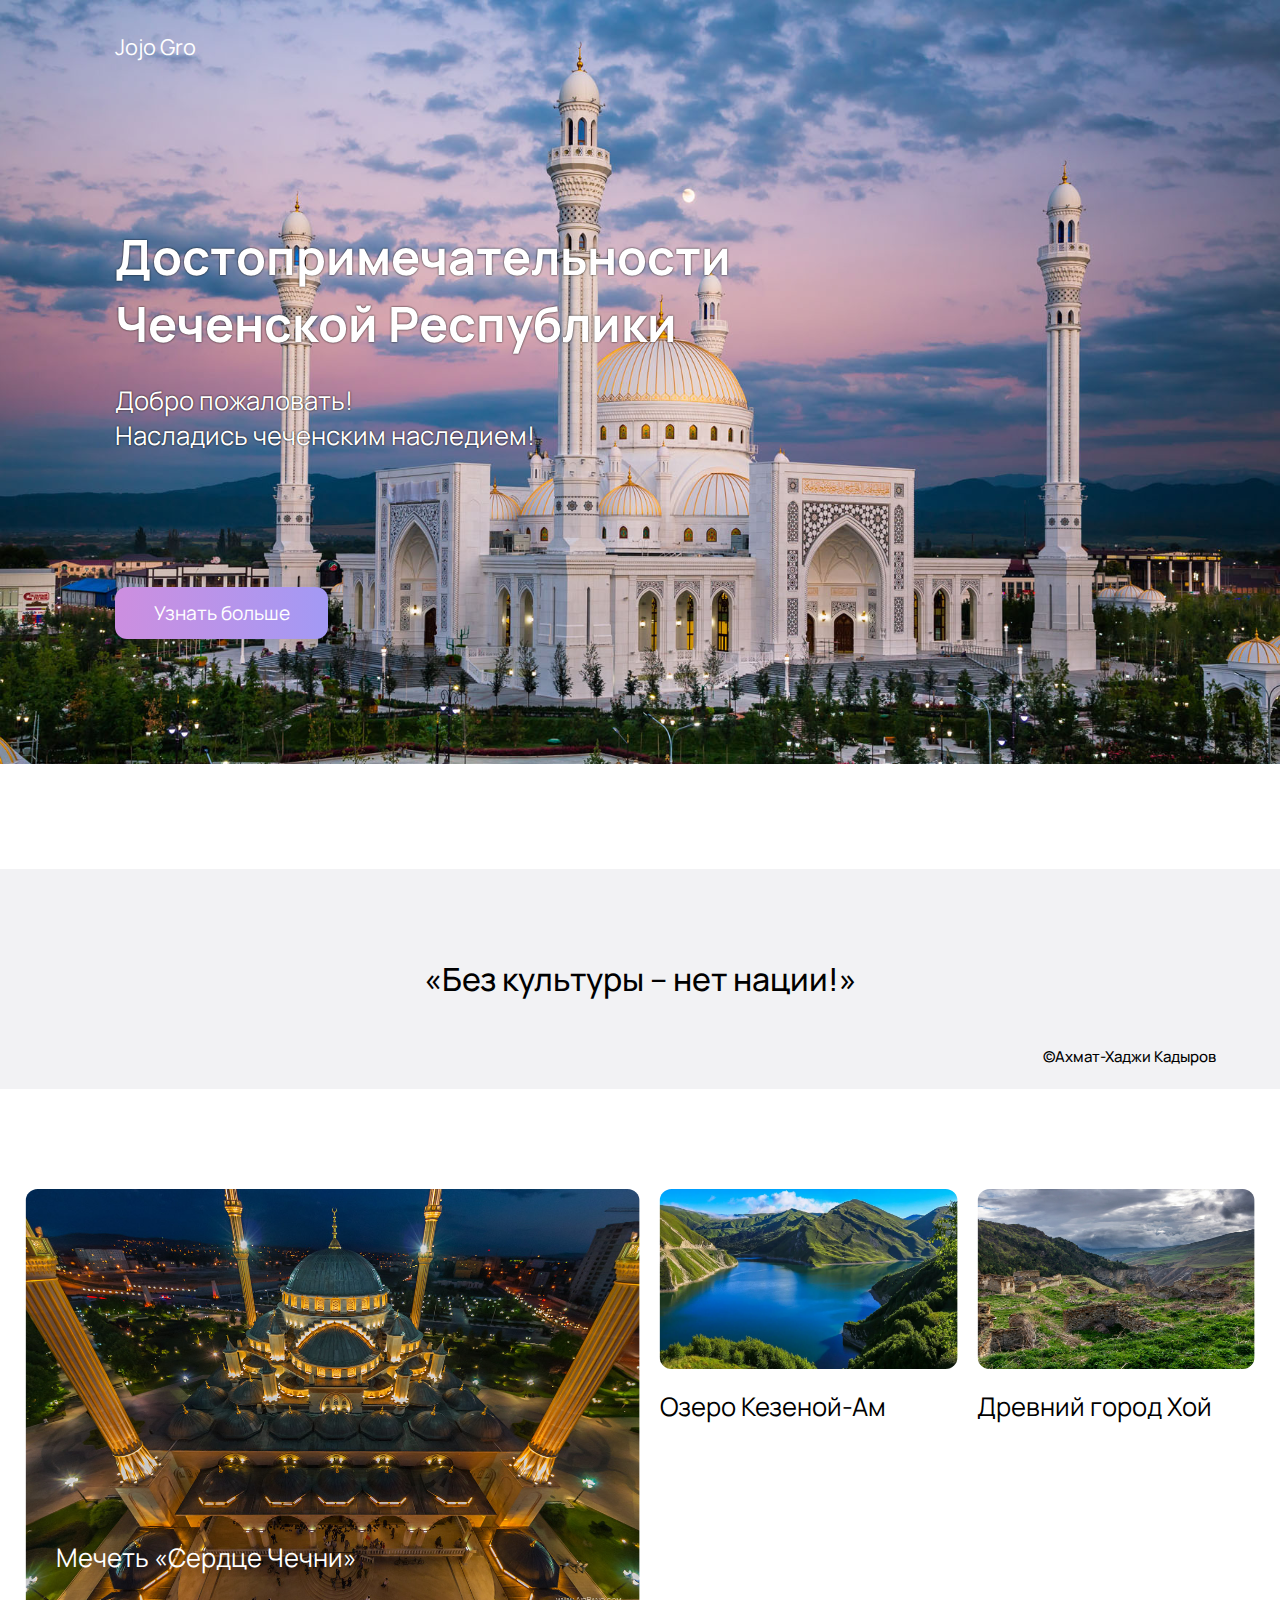
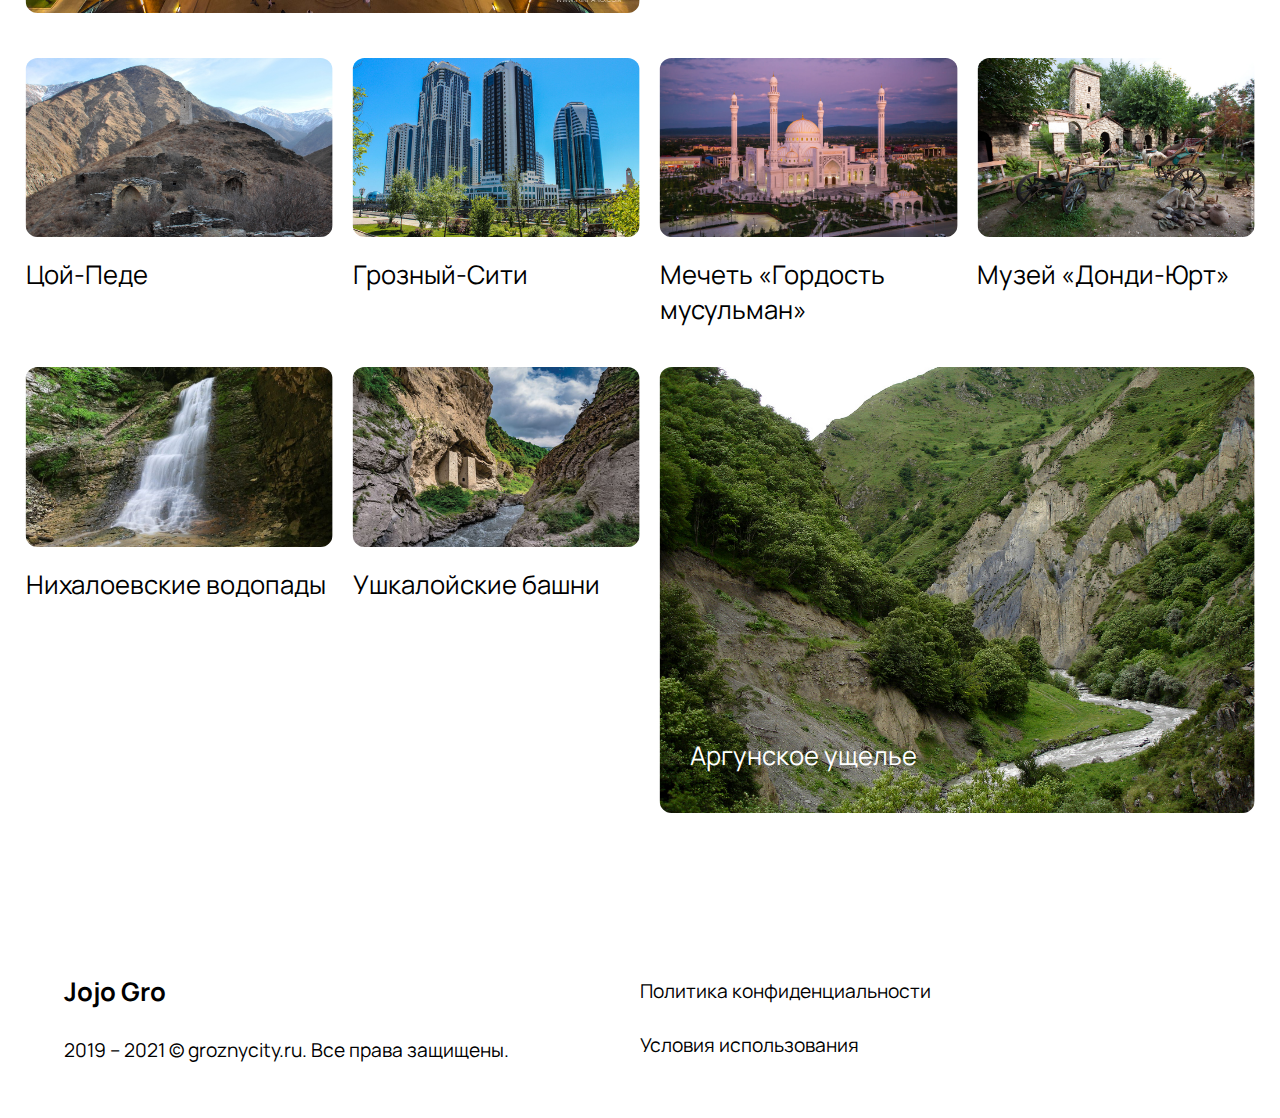
<file: index.html>
<!DOCTYPE html>
<html>

<head>
    <meta charset="utf-8">
    <link rel="stylesheet" href="style.css">
    <link rel="preconnect" href="https://fonts.googleapis.com">
    <link rel="preconnect" href="https://fonts.gstatic.com" crossorigin>
    <link href="https://fonts.googleapis.com/css2?family=Manrope:wght@400;500;700&display=swap" rel="stylesheet">
</head>

<body>
    <div class="container">
        <div class="top-block">
            <img class="homeImg" src='home.svg' />
            <div class="header-text">
                <div class="big-header-text">
                    <span>Достопримечательности</span>
                    <span>Чеченской Республики</span>
                </div>
                <div class="small-header-text">
                    <span>Добро пожаловать!</span>
                    <span>Насладись чеченским наследием!</span>
                </div>
            </div>
            <a href="#home-page" class="moreBtn">Узнать больше</a>
            <header>
                <span>Jojo Gro</span>
            </header>
        </div>

        <div class="quote">
            <span class="text">«Без культуры – нет нации!»</span>
            <span class="author">©Ахмат-Хаджи Кадыров</span>
        </div>

        <a name='home-page'></a>
        <div class="home-page">
            <div>
                <a href="heartChechnya.html" class="big-block">
                    <img src='images/gr.jpg' />
                    <span>Мечеть «Сердце Чечни»</span>
                </a>
                <div class="small-blocks">
                    <a href="kezenoyAm.html">
                        <img src='images/am.png' />
                        <span>Озеро Кезеной-Ам</span>
                    </a>
                    <a href="hoy.html">
                        <img src='images/hoy.jpg' />
                        <span>Древний город Хой</span>
                    </a>
                </div>
            </div>
            <div>
                <div class="small-blocks">
                    <a href="coy-pede.html">
                        <img src='images/coipede.jpg' />
                        <span>Цой-Педе</span>
                    </a>

                    <a href="gscity.html">
                        <img src='images/grocity.jpg' />
                        <span>Грозный-Сити</span>
                    </a>
                </div>
                <div class="small-blocks">
                    <a href="shali.html">
                        <img src='images/shali/4.jpg' />
                        <span>Мечеть «Гордость мусульман»</span>
                    </a>
                    <a href="museum.html">
                        <img src='images/museum/1.jpg' />
                        <span>Музей «Донди-Юрт»</span>
                    </a>
                </div>
            </div>
            <div>
                <div class="small-blocks">
                    <a href="waterfalls.html">
                        <img src='images/nih.jpg' />
                        <span>Нихалоевские водопады</span>
                    </a>
                    <a href="towers.html">
                        <img src='images/ushk.jpg' />
                        <span>Ушкалойские башни</span>
                    </a>
                </div>
                <a href="argun.html" class="big-block">
                    <img src='images/arg.jpg' />
                    <span>Аргунское ущелье</span>
                </a>
            </div>
        </div>
        <footer>
            <dvi class="footer-block-1">
                <span class="name">
                    Jojo Gro
                </span>
                <span>
                    2019 – 2021 © groznycity.ru. Все права защищены.
                </span>
            </dvi>
            <dvi class="footer-block-2">
                <span>
                    Политика конфиденциальности
                </span>
                <span>
                    Условия использования
                </span>
            </dvi>
        </footer>
    </div>
</body>

</html>
</file>
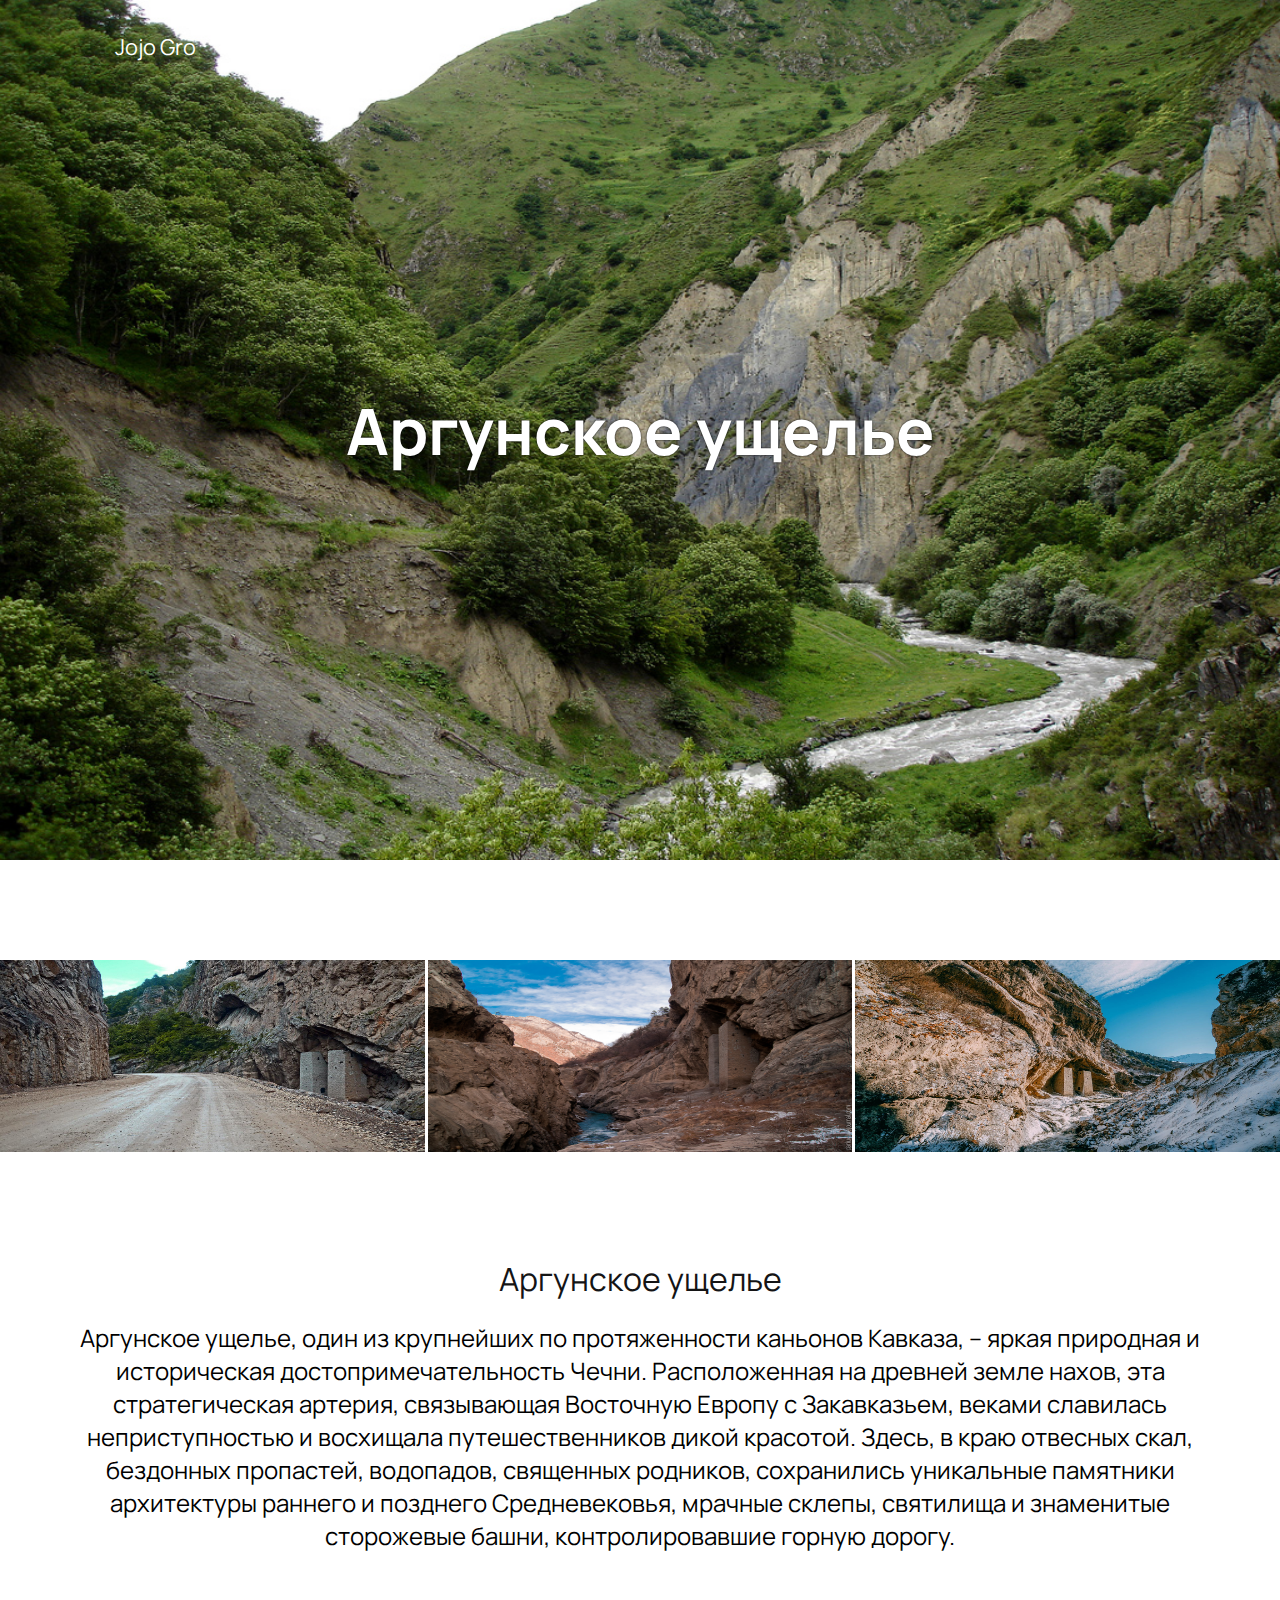
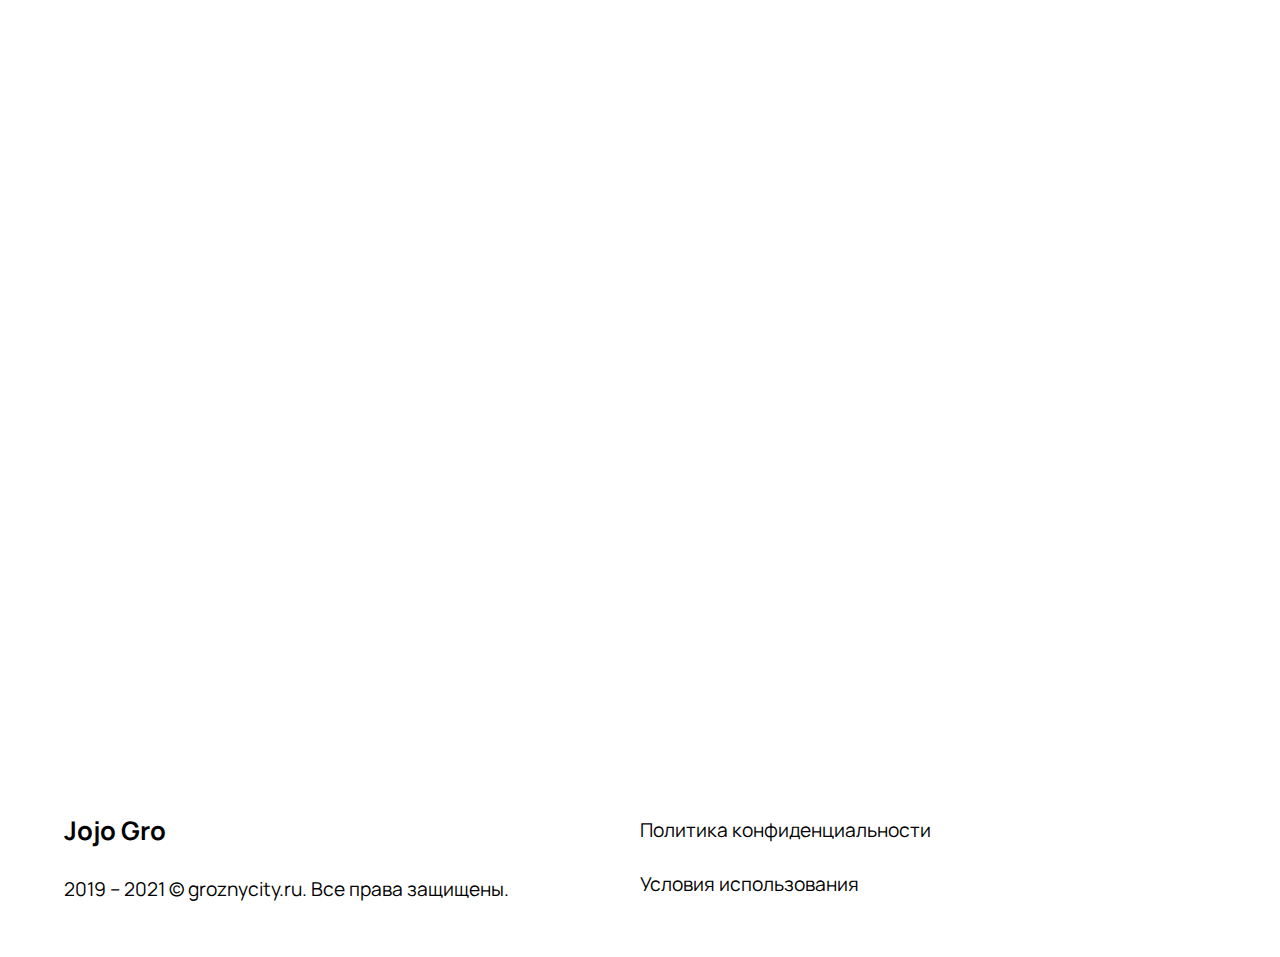
<file: argun.html>
<!DOCTYPE html>
<html>

<head>
    <meta charset="utf-8">
    <link rel="stylesheet" href="style.css">
    <link rel="preconnect" href="https://fonts.googleapis.com">
    <link rel="preconnect" href="https://fonts.gstatic.com" crossorigin>
    <link href="https://fonts.googleapis.com/css2?family=Manrope:wght@200;700&display=swap" rel="stylesheet">
</head>

<body>
    <div class="container">
        <div class="top-block">
            <img class="homeImg" src='images/arg.jpg' />
            <span class='header-text-center'>Аргунское ущелье</span>
            <header>
                <span>Jojo Gro</span>
            </header>
        </div>


        <main class="heart-chechnya">
            <div class="photos">
                <div>
                    <img src="images/argun/1.jpg" alt="">

                </div>
                <div>
                    <img src="images/argun/4.jpg" alt="">

                </div>
                <div>
                    <img src="images/argun/5.jpg" alt="">

                </div>
            </div>

            <div class="content">
                <span class="header">Аргунское ущелье</span>

                <span class="text">
                    Аргунское ущелье, один из крупнейших по протяженности каньонов Кавказа, – яркая природная и
                    историческая достопримечательность Чечни. Расположенная на древней земле нахов, эта стратегическая
                    артерия, связывающая Восточную Европу с Закавказьем, веками славилась неприступностью и восхищала
                    путешественников дикой красотой. Здесь, в краю отвесных скал, бездонных пропастей, водопадов,
                    священных родников, сохранились уникальные памятники архитектуры раннего и позднего Средневековья,
                    мрачные склепы, святилища и знаменитые сторожевые башни, контролировавшие горную дорогу.
                </span>
                <iframe
                    src="https://www.google.com/maps/embed?pb=!1m18!1m12!1m3!1d11729.657871119669!2d45.21361914486465!3d42.69494401665187!2m3!1f0!2f0!3f0!3m2!1i1024!2i768!4f13.1!3m3!1m2!1s0x40455ec02456e319%3A0x4e1f56c431a8db8d!2z0JDRgNCz0YPQvdGB0LrQvtC1INGD0YnQtdC70YzQtQ!5e0!3m2!1sru!2sru!4v1652908307235!5m2!1sru!2sru"
                    width="100%" height="600" style="margin-top:100px; border:0" allowfullscreen="" loading="lazy"
                    referrerpolicy="no-referrer-when-downgrade"></iframe>
            </div>
        </main>
        <footer>
            <dvi class="footer-block-1">
                <span class="name">
                    Jojo Gro
                </span>
                <span>
                    2019 – 2021 © groznycity.ru. Все права защищены.
                </span>
            </dvi>
            <dvi class="footer-block-2">
                <span>
                    Политика конфиденциальности
                </span>
                <span>
                    Условия использования
                </span>
            </dvi>
        </footer>
    </div>
</body>

</html>
</file>
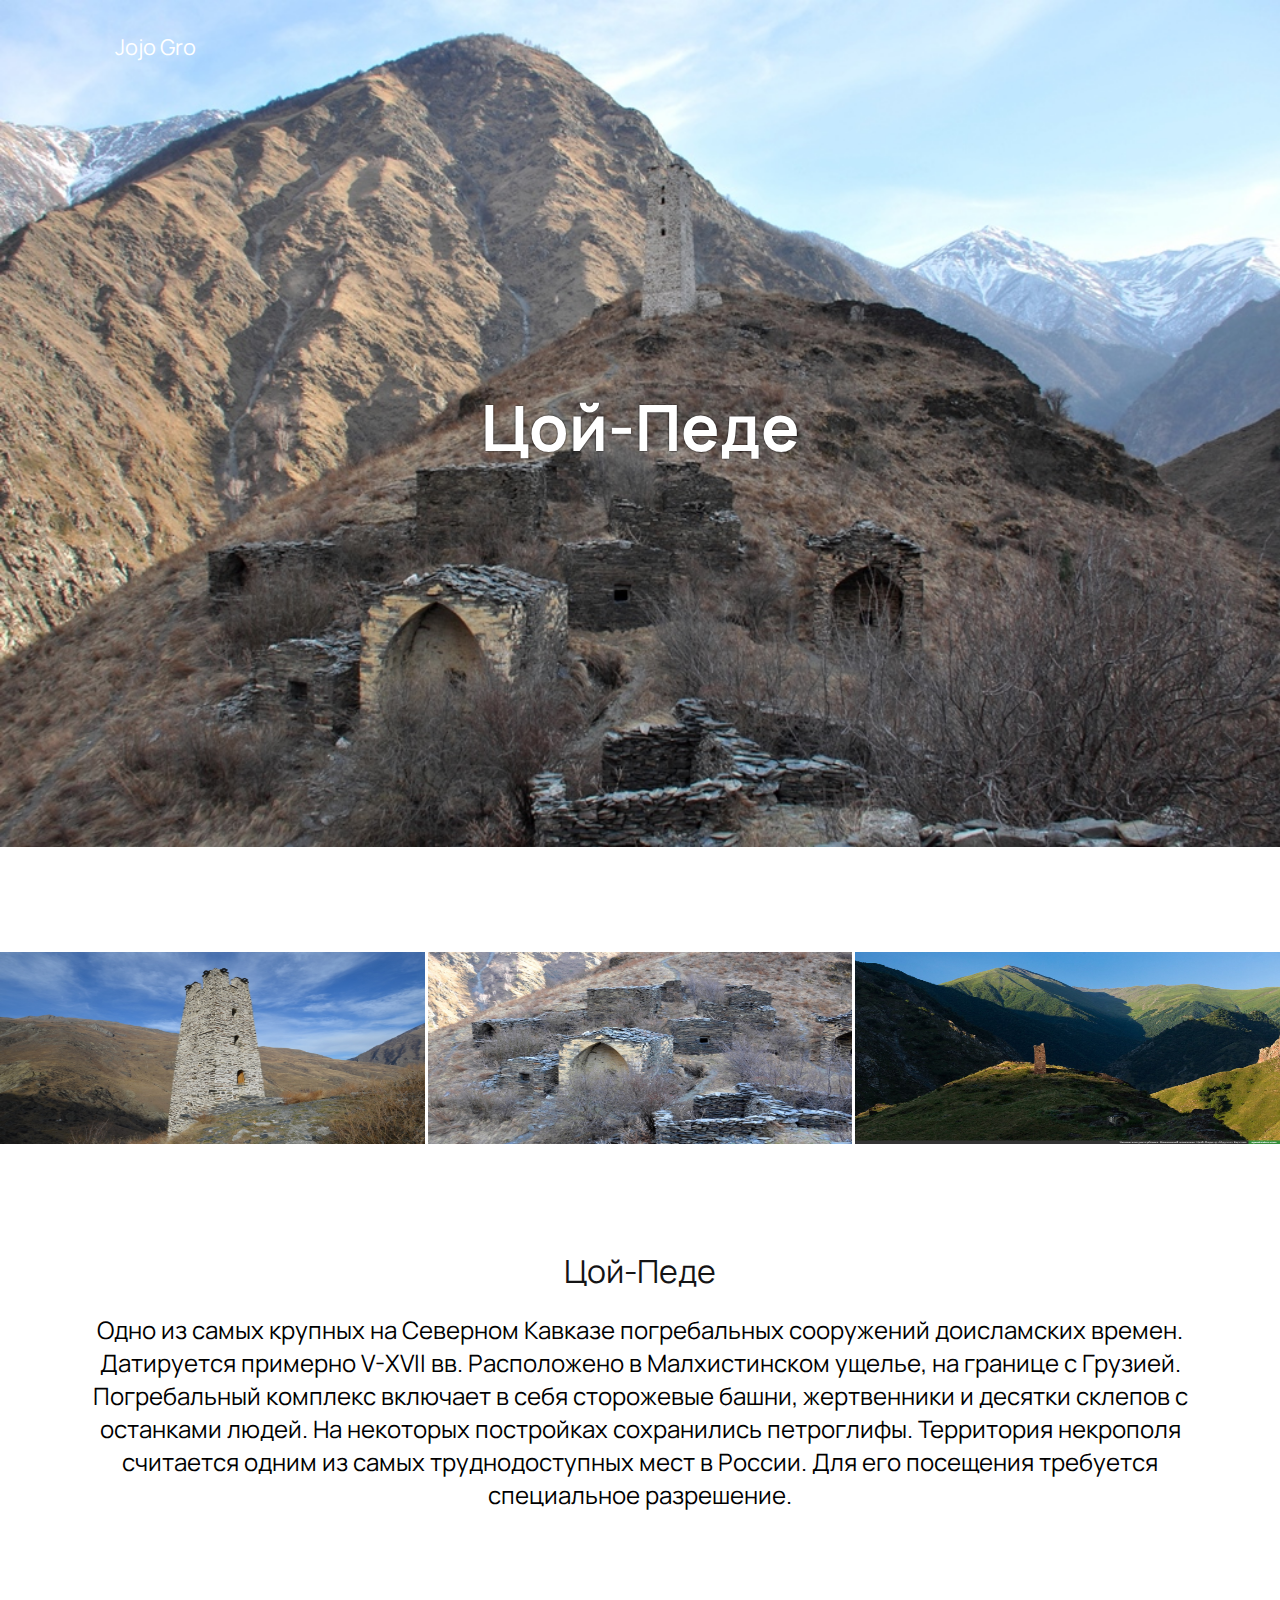
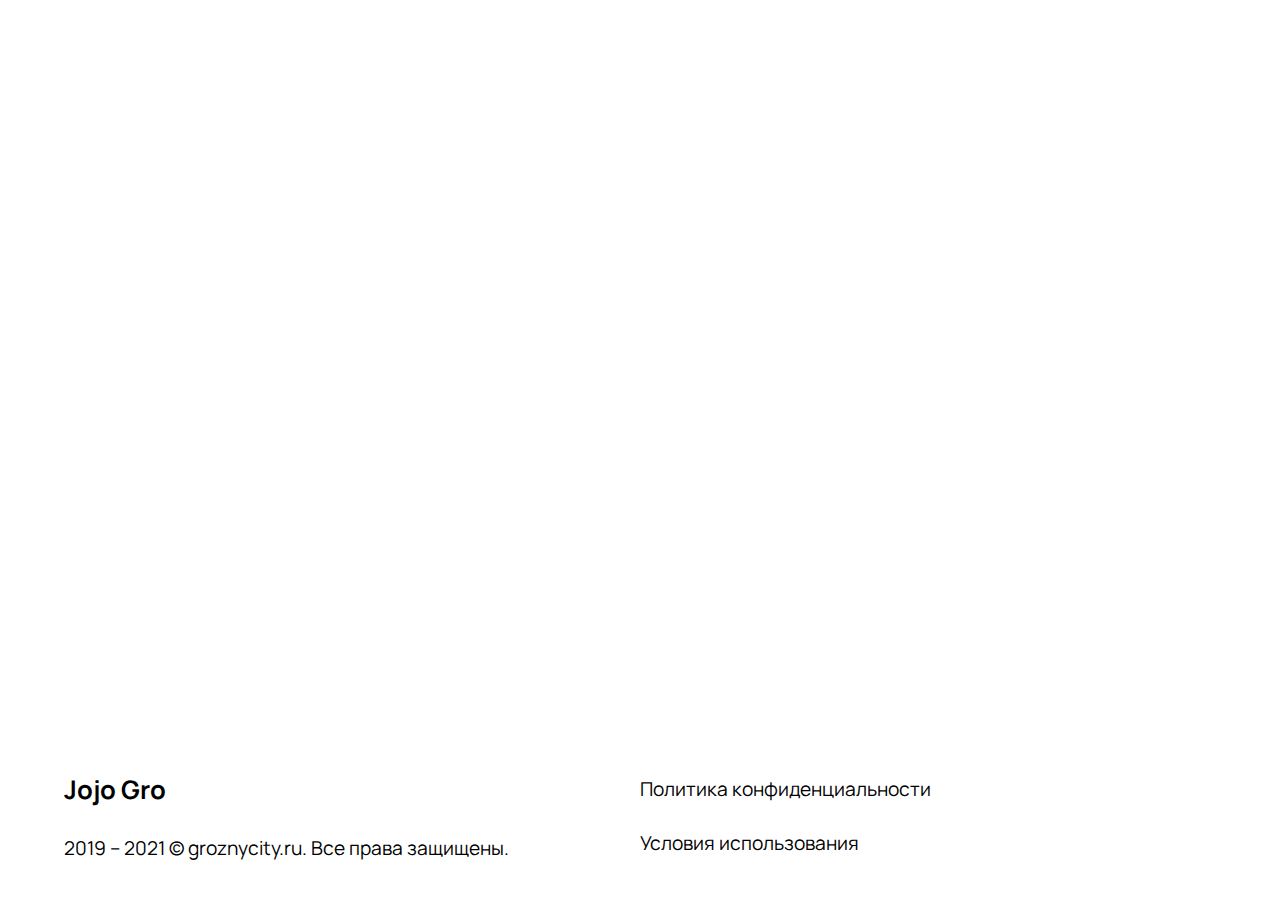
<file: coy-pede.html>
<!DOCTYPE html>
<html>

<head>
    <meta charset="utf-8">
    <link rel="stylesheet" href="style.css">
    <link rel="preconnect" href="https://fonts.googleapis.com">
    <link rel="preconnect" href="https://fonts.gstatic.com" crossorigin>
    <link href="https://fonts.googleapis.com/css2?family=Manrope:wght@200;700&display=swap" rel="stylesheet">
</head>

<body>
    <div class="container">
        <div class="top-block">
            <img class="homeImg" src='images/coipede.jpg' />
            <span class='header-text-center'>Цой-Педе</span>
            <header>
                <span>Jojo Gro</span>
            </header>
        </div>


        <main class="heart-chechnya">
            <div class="photos">
                <div>
                    <img src="images/coypede/2.jpg" alt="">

                </div>
                <div>
                    <img src="images/coypede/4.jpg" alt="">

                </div>
                <div>
                    <img src="images/coypede/7.jpg" alt="">

                </div>
            </div>

            <div class="content">
                <span class="header">Цой-Педе</span>

                <span class="text">
                    Одно из самых крупных на Северном Кавказе погребальных сооружений доисламских времен. Датируется
                    примерно V-XVII вв. Расположено в Малхистинском ущелье, на границе с Грузией. Погребальный комплекс
                    включает в себя сторожевые башни, жертвенники и десятки склепов с останками людей. На некоторых
                    постройках сохранились петроглифы. Территория некрополя считается одним из самых труднодоступных
                    мест в России. Для его посещения требуется специальное разрешение.
                </span>

                <iframe
                    src="https://www.google.com/maps/embed?pb=!1m18!1m12!1m3!1d2931.8046062577146!2d45.253836933130806!3d42.707857912524496!2m3!1f0!2f0!3f0!3m2!1i1024!2i768!4f13.1!3m3!1m2!1s0x40455f19e13a30d3%3A0x88e8563b5663a729!2z0KbQvtC5INCf0LXQtNC1!5e0!3m2!1sru!2sru!4v1652907189043!5m2!1sru!2sru"
                    width="100%" height="600" style="margin-top:100px; border:0" allowfullscreen="" loading="lazy"
                    referrerpolicy="no-referrer-when-downgrade"></iframe>
            </div>
        </main>
        <footer>
            <dvi class="footer-block-1">
                <span class="name">
                    Jojo Gro
                </span>
                <span>
                    2019 – 2021 © groznycity.ru. Все права защищены.
                </span>
            </dvi>
            <dvi class="footer-block-2">
                <span>
                    Политика конфиденциальности
                </span>
                <span>
                    Условия использования
                </span>
            </dvi>
        </footer>
    </div>
</body>

</html>
</file>
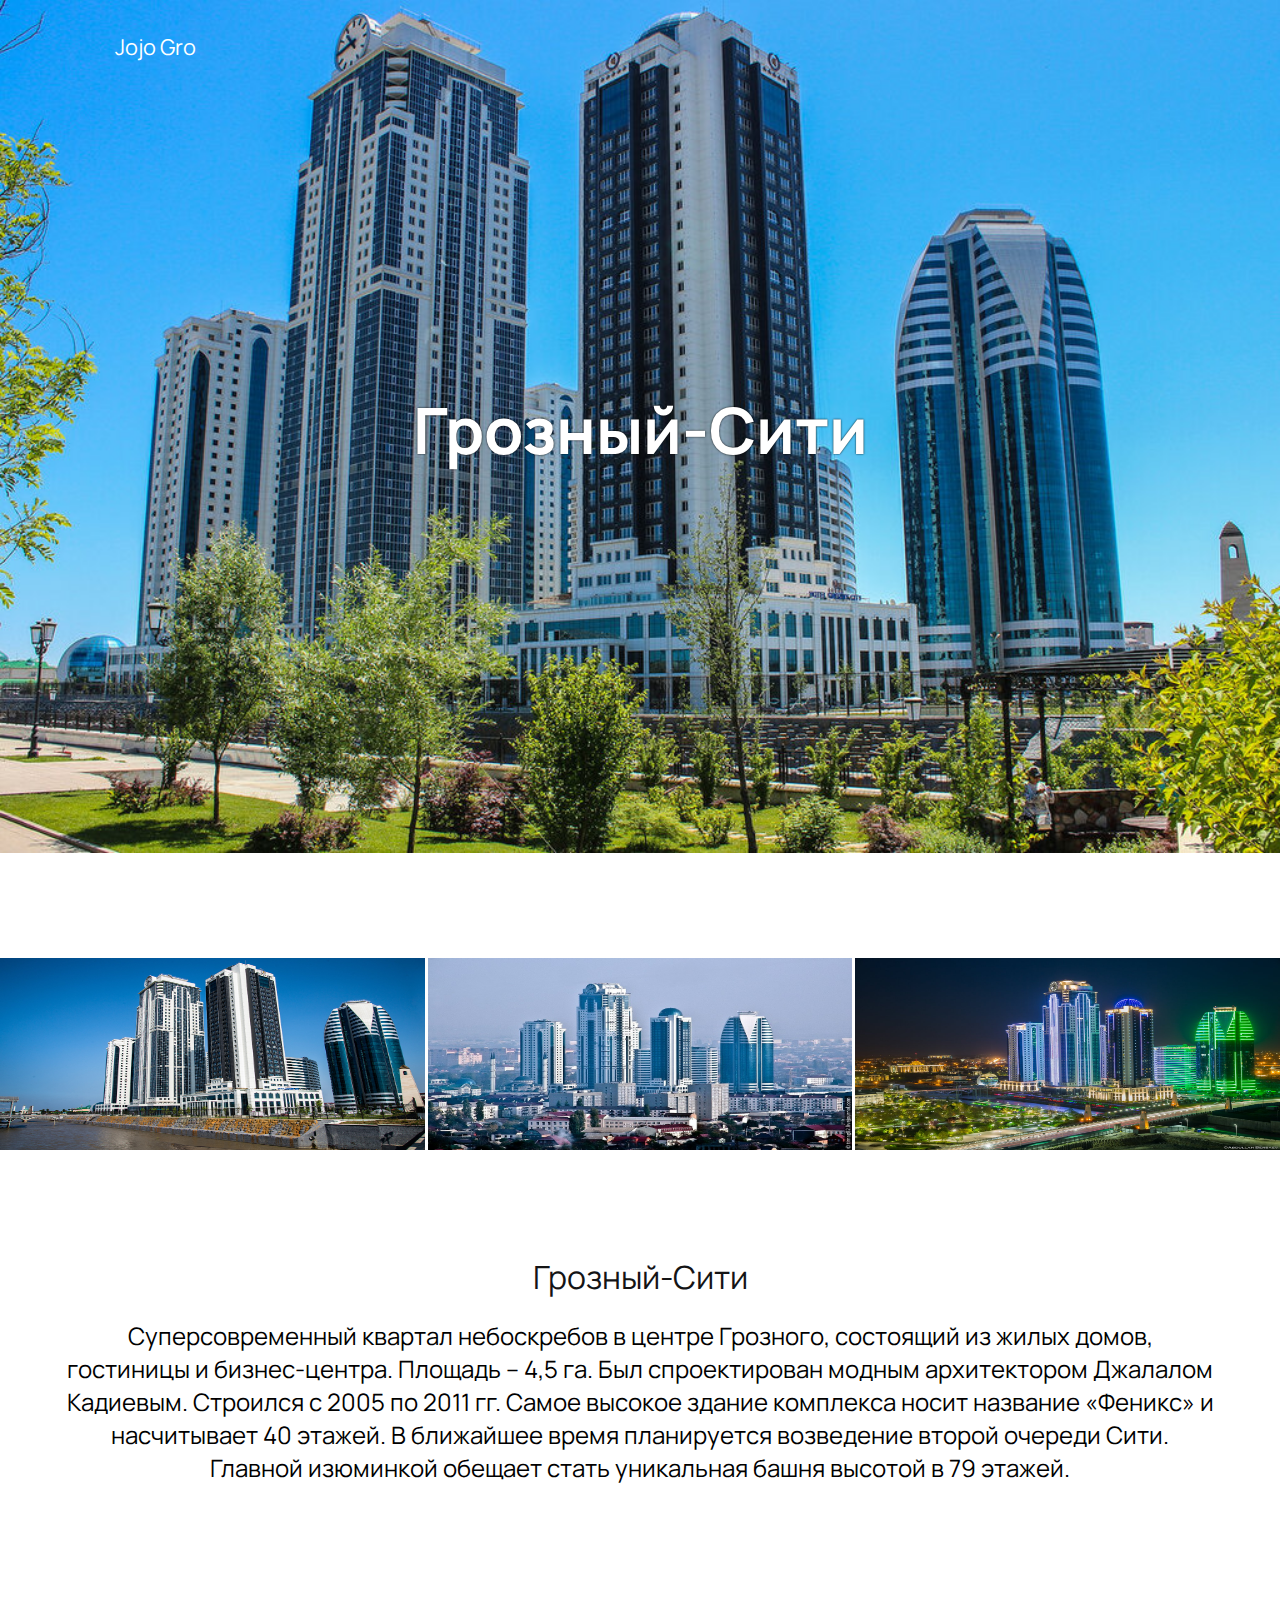
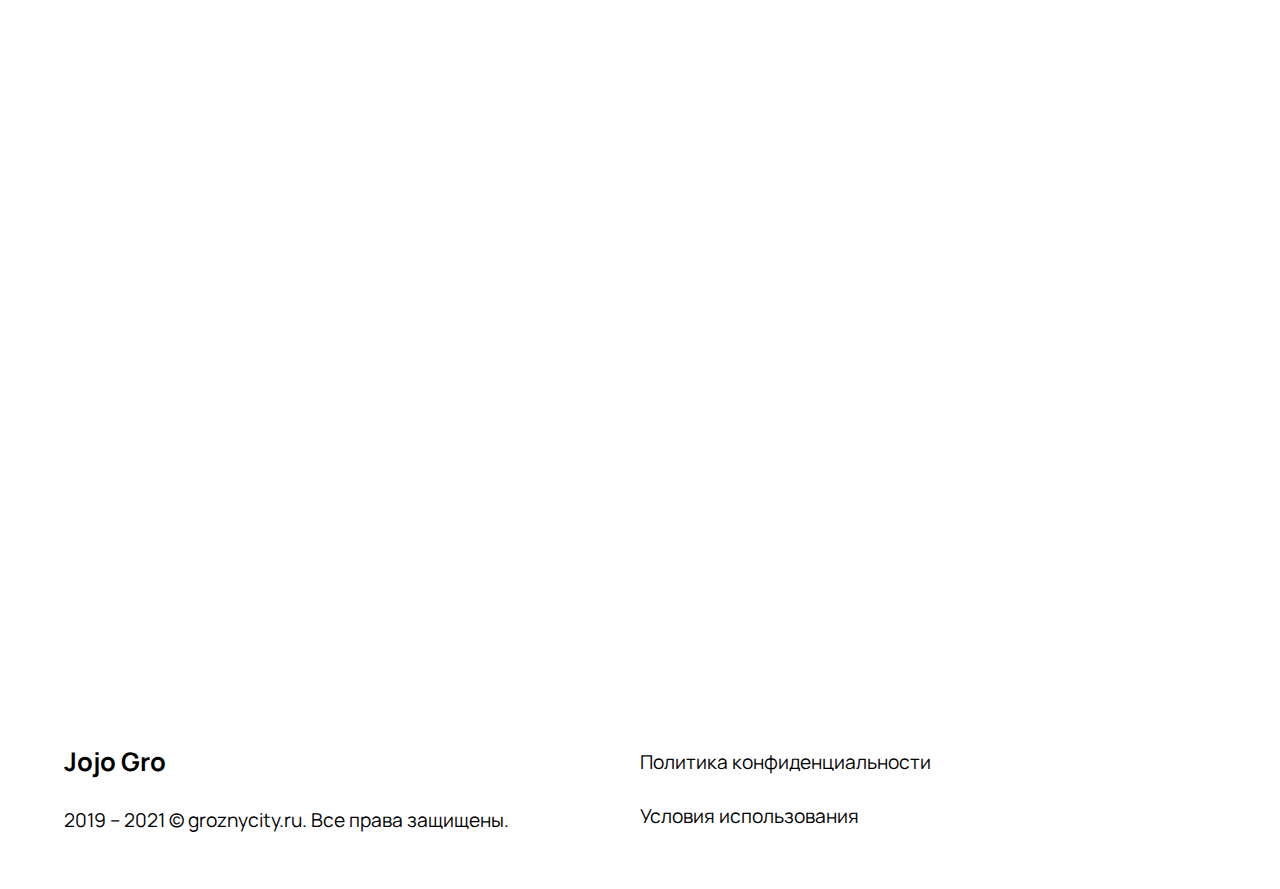
<file: gscity.html>
<!DOCTYPE html>
<html>

<head>
    <meta charset="utf-8">
    <link rel="stylesheet" href="style.css">
    <link rel="preconnect" href="https://fonts.googleapis.com">
    <link rel="preconnect" href="https://fonts.gstatic.com" crossorigin>
    <link href="https://fonts.googleapis.com/css2?family=Manrope:wght@200;700&display=swap" rel="stylesheet">
</head>

<body>
    <div class="container">
        <div class="top-block">
            <img class="homeImg" src='images/grocity.jpg' />
            <span class='header-text-center'>Грозный-Сити</span>
            <header>
                <span>Jojo Gro</span>
            </header>
        </div>


        <main class="heart-chechnya">
            <div class="photos">
                <div>
                    <img src="images/gscity/1.jpg" alt="">

                </div>
                <div>
                    <img src="images/gscity/4.jpg" alt="">

                </div>
                <div>
                    <img src="images/gscity/3.jpg" alt="">

                </div>
            </div>

            <div class="content">
                <span class="header">Грозный-Сити</span>

                <span class="text">
                    Суперсовременный квартал небоскребов в центре Грозного, состоящий из жилых домов, гостиницы и
                    бизнес-центра. Площадь – 4,5 га. Был спроектирован модным архитектором Джалалом Кадиевым. Строился с
                    2005 по 2011 гг. Самое высокое здание комплекса носит название «Феникс» и насчитывает 40 этажей. В
                    ближайшее время планируется возведение второй очереди Сити. Главной изюминкой обещает стать
                    уникальная башня высотой в 79 этажей.
                </span>

                <iframe
                    src="https://www.google.com/maps/embed?pb=!1m18!1m12!1m3!1d2902.9176267414!2d45.69473511590203!3d43.31598377913428!2m3!1f0!2f0!3f0!3m2!1i1024!2i768!4f13.1!3m3!1m2!1s0x4051d3e4eb6afd5d%3A0x2372670e5d591c5b!2z0J7RgtC10LvRjCDQk9GA0L7Qt9C90YvQuSDQodC40YLQuA!5e0!3m2!1sru!2sru!4v1652907467932!5m2!1sru!2sru"
                    width="100%" height="600" style="margin-top:100px; border:0" allowfullscreen="" loading="lazy"
                    referrerpolicy="no-referrer-when-downgrade"></iframe>
            </div>
        </main>
        <footer>
            <dvi class="footer-block-1">
                <span class="name">
                    Jojo Gro
                </span>
                <span>
                    2019 – 2021 © groznycity.ru. Все права защищены.
                </span>
            </dvi>
            <dvi class="footer-block-2">
                <span>
                    Политика конфиденциальности
                </span>
                <span>
                    Условия использования
                </span>
            </dvi>
        </footer>
    </div>
</body>

</html>
</file>
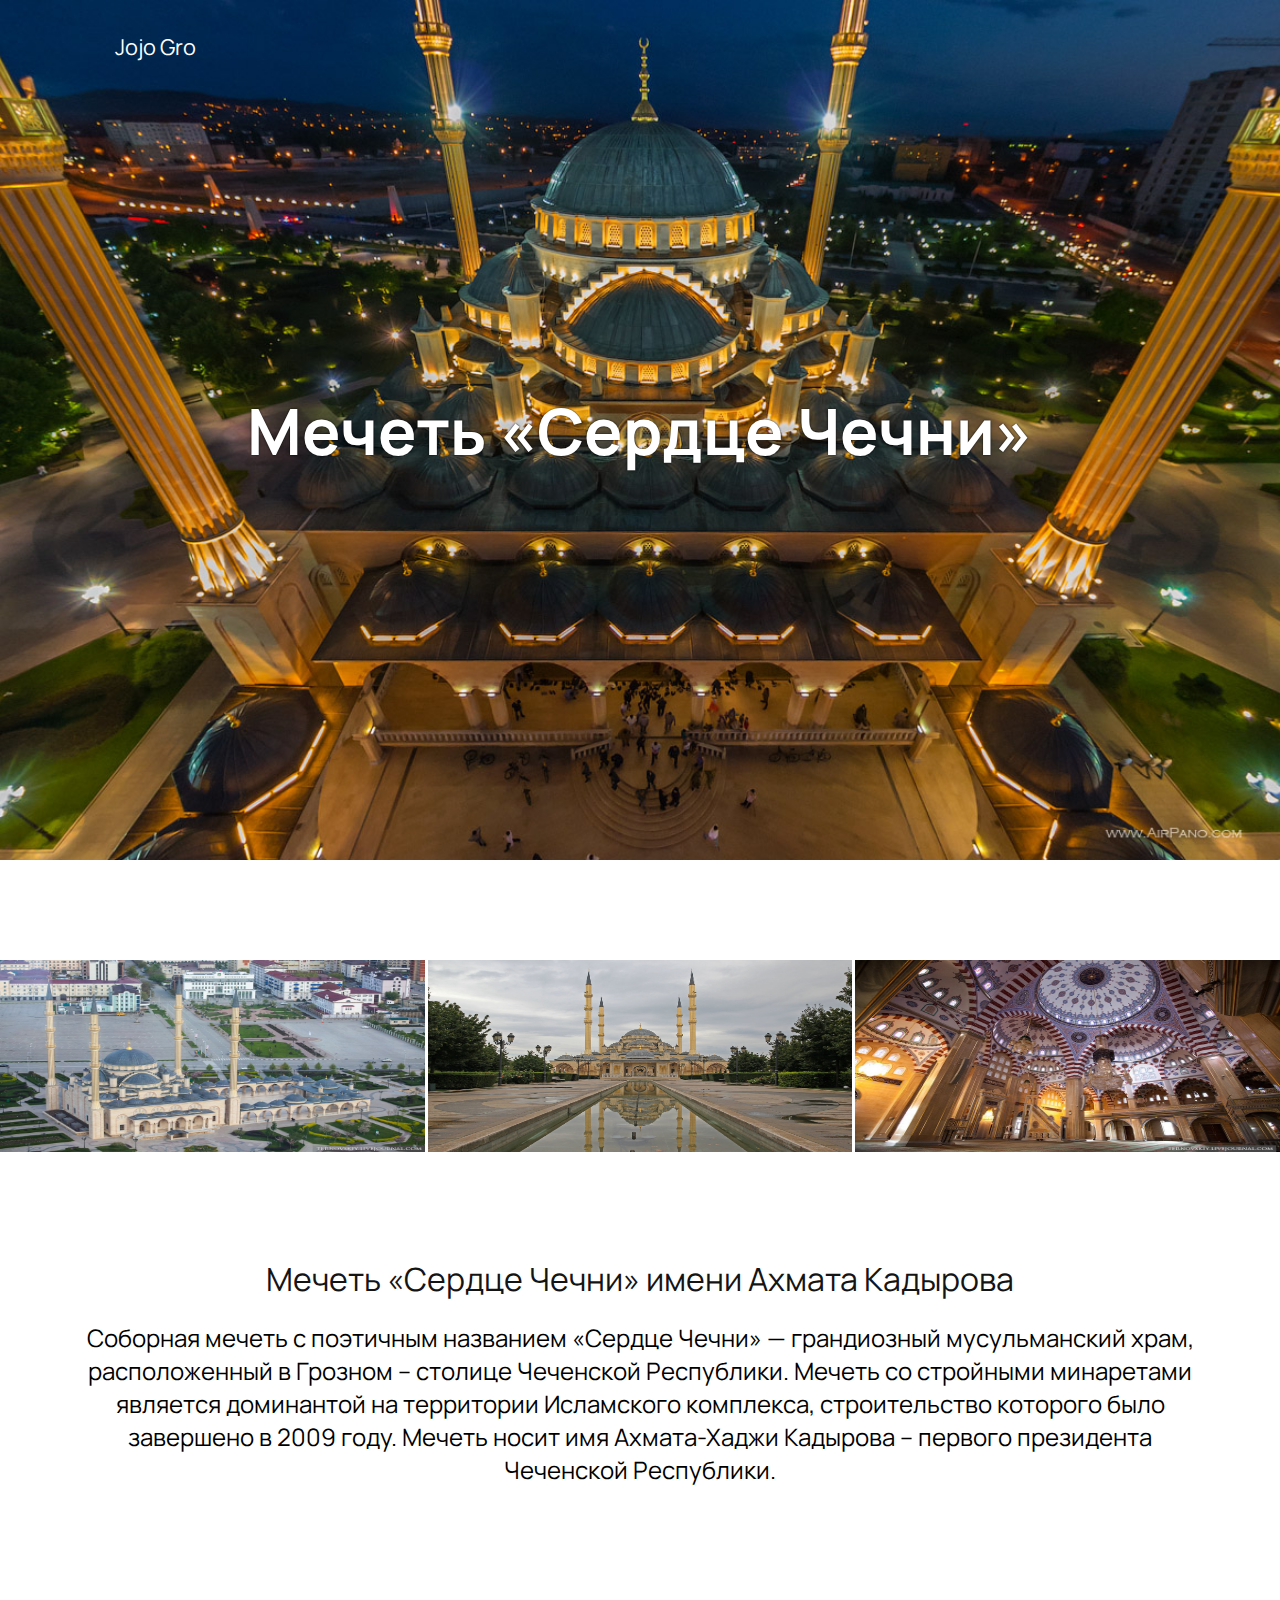
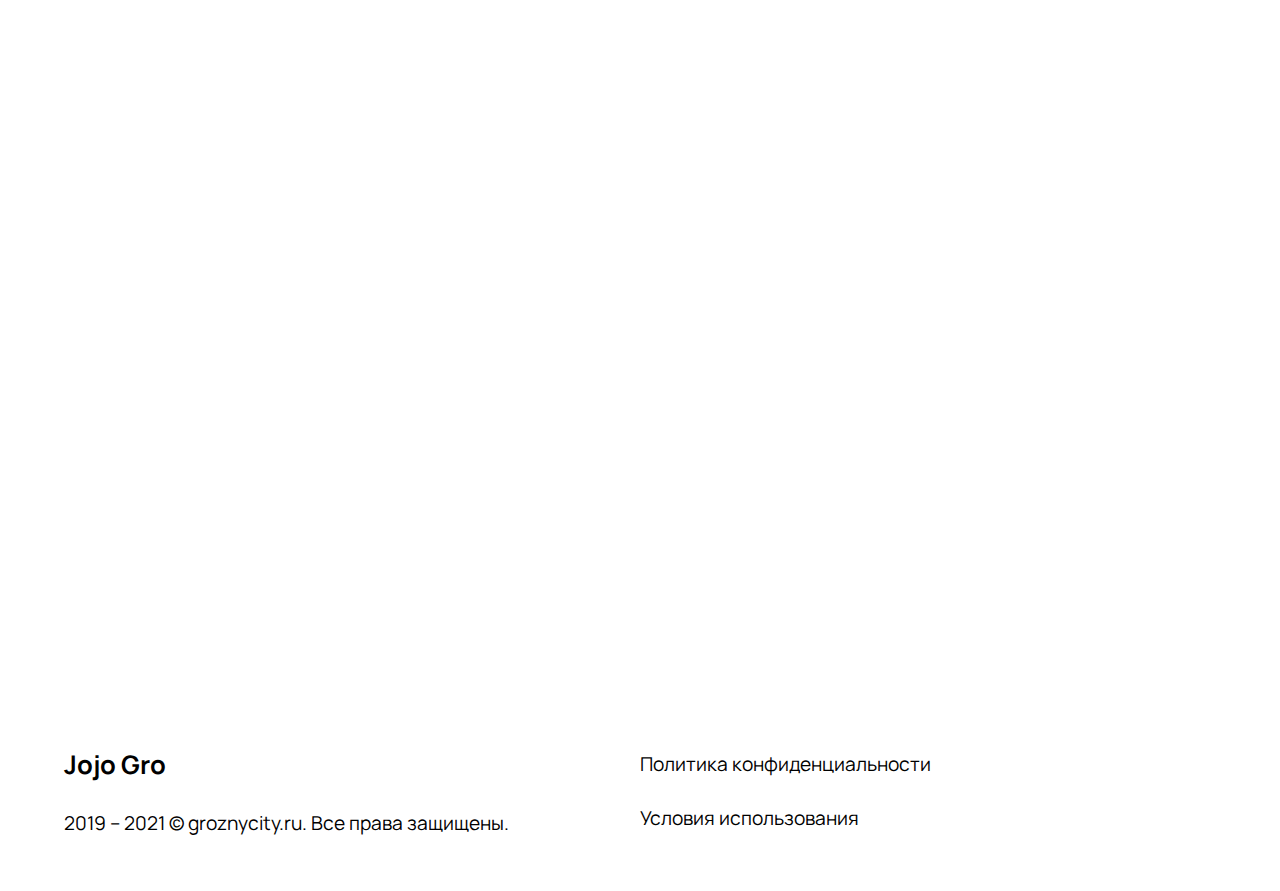
<file: heartChechnya.html>
<!DOCTYPE html>
<html>

<head>
    <meta charset="utf-8">
    <link rel="stylesheet" href="style.css">
    <link rel="preconnect" href="https://fonts.googleapis.com">
    <link rel="preconnect" href="https://fonts.gstatic.com" crossorigin>
    <link href="https://fonts.googleapis.com/css2?family=Manrope:wght@200;700&display=swap" rel="stylesheet">
</head>

<body>
    <div class="container">
        <div class="top-block">
            <img class="homeImg" src='images/gr.jpg' />
            <span class='header-text-center'>Мечеть «Сердце Чечни»</span>
            <header>
                <span>Jojo Gro</span>
            </header>
        </div>


        <main class="heart-chechnya">
            <div class="photos">
                <div>
                    <img src="images/heartChechnya/10.jpg" alt="">

                </div>
                <div>
                    <img src="images/heartChechnya/4.jpg" alt="">

                </div>
                <div>
                    <img src="images/heartChechnya/8.jpg" alt="">

                </div>
            </div>

            <div class="content">
                <span class="header">Мечеть «Сердце Чечни» имени Ахмата Кадырова</span>

                <span class="text">
                    Соборная мечеть с поэтичным названием «Сердце Чечни» — грандиозный мусульманский храм,
                    расположенный в Грозном – столице Чеченской Республики. Мечеть со стройными минаретами является
                    доминантой на территории Исламского комплекса, строительство которого было завершено в 2009 году.
                    Мечеть носит имя Ахмата-Хаджи Кадырова – первого президента Чеченской Республики.
                </span>

                <iframe
                    src="https://www.google.com/maps/embed?pb=!1m18!1m12!1m3!1d2902.83522928647!2d45.691739615902165!3d43.317708579134184!2m3!1f0!2f0!3f0!3m2!1i1024!2i768!4f13.1!3m3!1m2!1s0x4051d3e41e4f142d%3A0xb7b96b83453e05!2z0JzQtdGH0LXRgtGMICLQodC10YDQtNGG0LUg0KfQtdGH0L3QuCI!5e0!3m2!1sru!2sru!4v1652899348398!5m2!1sru!2sru"
                    width="100%" height="600" style="margin-top:100px; border:0" allowfullscreen="" loading="lazy"
                    referrerpolicy="no-referrer-when-downgrade"></iframe>
            </div>
        </main>
        <footer>
            <dvi class="footer-block-1">
                <span class="name">
                    Jojo Gro
                </span>
                <span>
                    2019 – 2021 © groznycity.ru. Все права защищены.
                </span>
            </dvi>
            <dvi class="footer-block-2">
                <span>
                    Политика конфиденциальности
                </span>
                <span>
                    Условия использования
                </span>
            </dvi>
        </footer>
    </div>
</body>

</html>
</file>
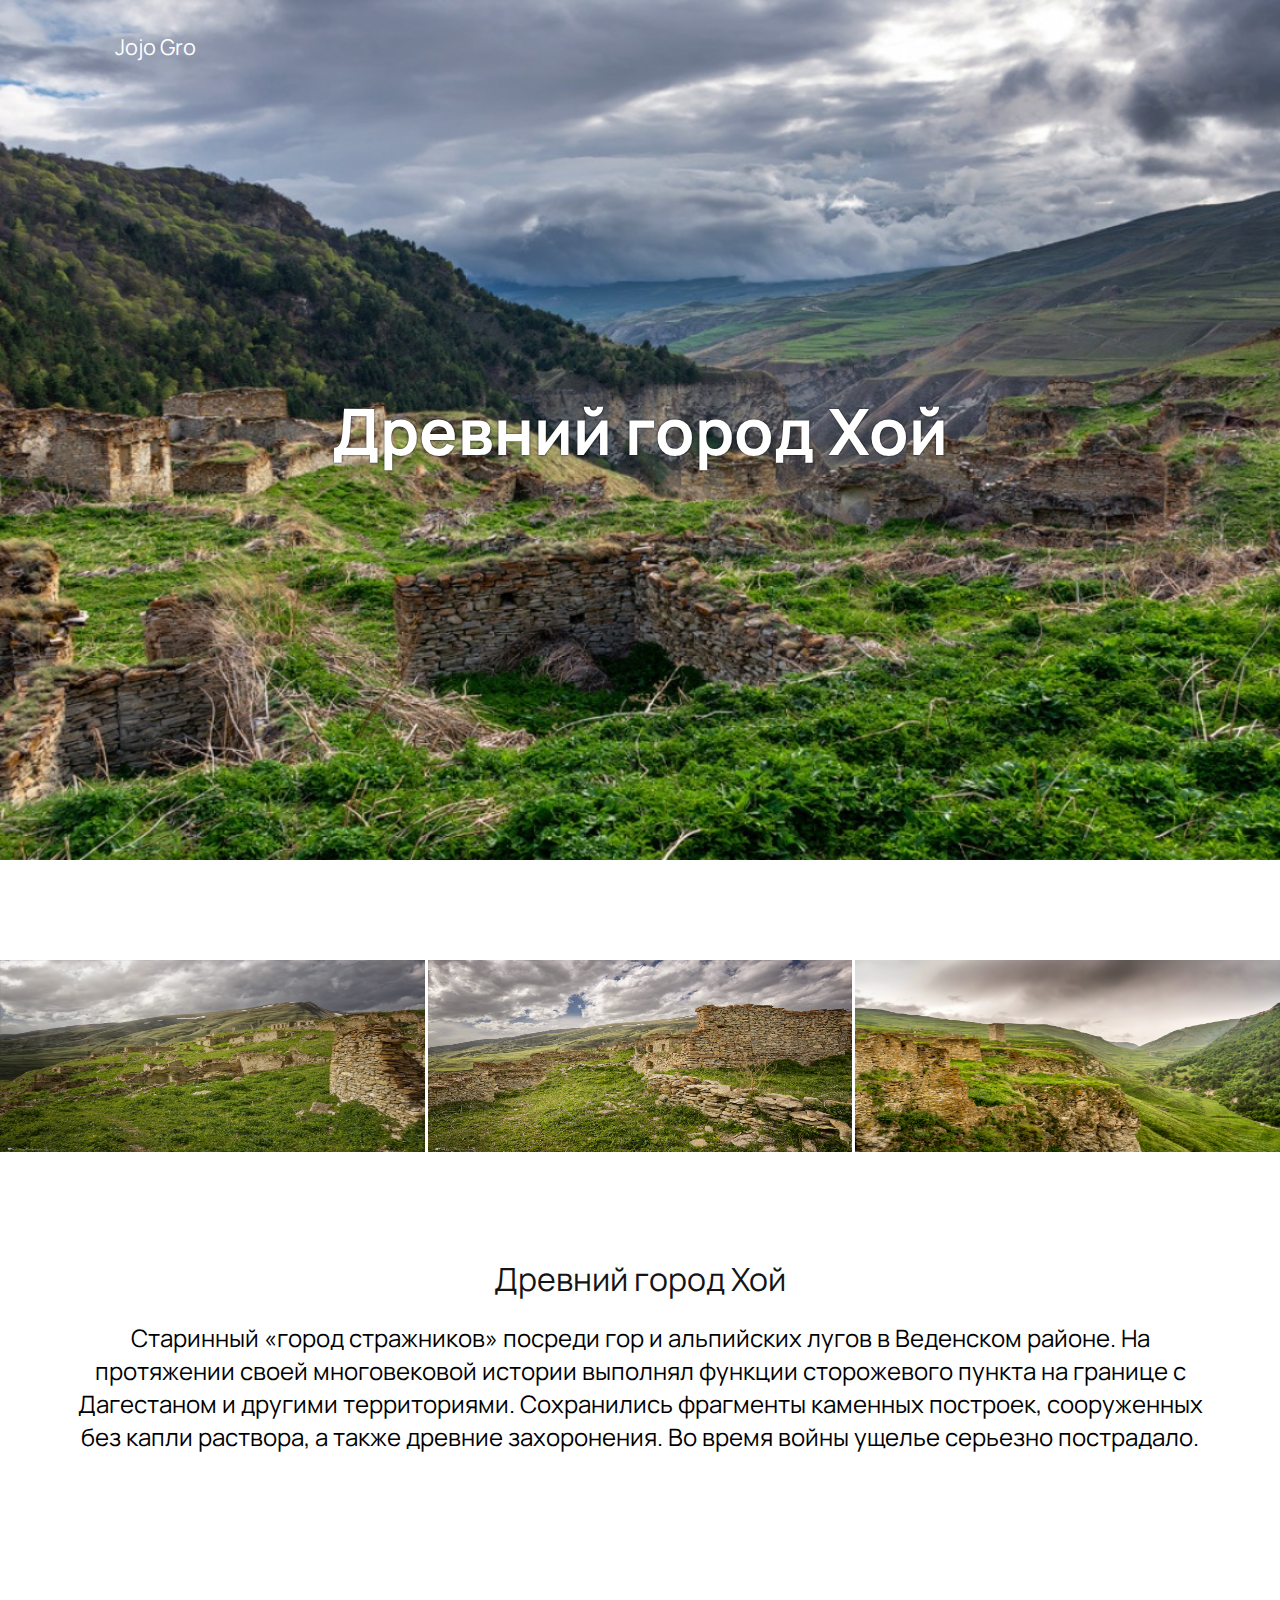
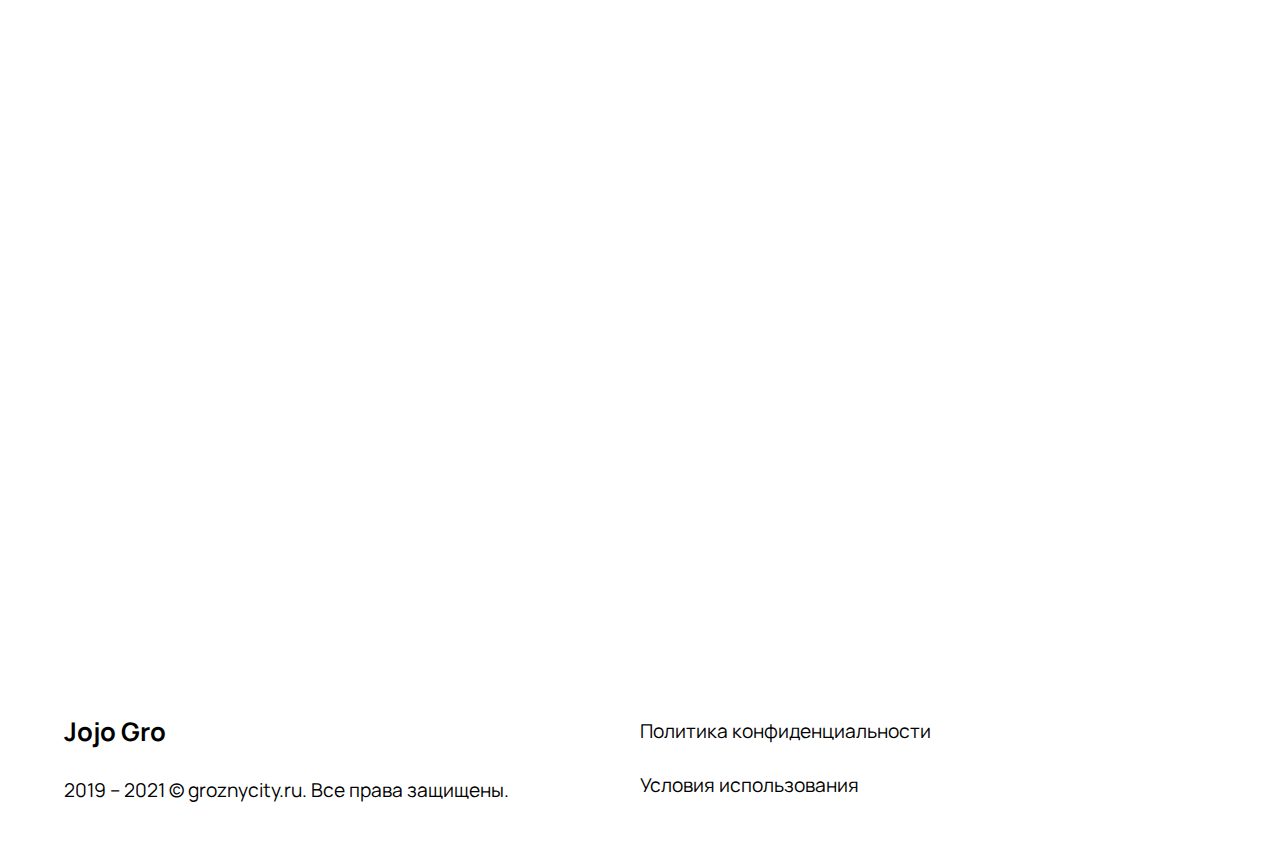
<file: hoy.html>
<!DOCTYPE html>
<html>

<head>
    <meta charset="utf-8">
    <link rel="stylesheet" href="style.css">
    <link rel="preconnect" href="https://fonts.googleapis.com">
    <link rel="preconnect" href="https://fonts.gstatic.com" crossorigin>
    <link href="https://fonts.googleapis.com/css2?family=Manrope:wght@200;700&display=swap" rel="stylesheet">
</head>

<body>
    <div class="container">
        <div class="top-block">
            <img class="homeImg" src='images/hoy.jpg' />
            <span class='header-text-center'>Древний город Хой</span>
            <header>
                <span>Jojo Gro</span>
            </header>
        </div>


        <main class="heart-chechnya">
            <div class="photos">
                <div>
                    <img src="images/hoy/5.jpg" alt="">

                </div>
                <div>
                    <img src="images/hoy/1.jpg" alt="">

                </div>
                <div>
                    <img src="images/hoy/3.jpg" alt="">

                </div>
            </div>

            <div class="content">
                <span class="header">Древний город Хой</span>

                <span class="text">
                    Старинный «город стражников» посреди гор и альпийских лугов в Веденском районе. На протяжении своей
                    многовековой истории выполнял функции сторожевого пункта на границе с Дагестаном и другими
                    территориями. Сохранились фрагменты каменных построек, сооруженных без капли раствора, а также
                    древние захоронения. Во время войны ущелье серьезно пострадало.
                </span>

                <iframe
                    src="https://www.google.com/maps/embed?pb=!1m18!1m12!1m3!1d11717.30441387093!2d46.12630674489102!3d42.76030811659139!2m3!1f0!2f0!3f0!3m2!1i1024!2i768!4f13.1!3m3!1m2!1s0x404fa722096bcef5%3A0xd36ee5f40e1a4328!2z0KXQvtC5LCDQp9C10YfQtdC90YHQutCw0Y8g0KDQtdGB0L8uLCAzNjYzMzQ!5e0!3m2!1sru!2sru!4v1652902686788!5m2!1sru!2sru"
                    width="100%" height="600" style="margin-top:100px; border:0" allowfullscreen="" loading="lazy"
                    referrerpolicy="no-referrer-when-downgrade"></iframe>
            </div>
        </main>
        <footer>
            <dvi class="footer-block-1">
                <span class="name">
                    Jojo Gro
                </span>
                <span>
                    2019 – 2021 © groznycity.ru. Все права защищены.
                </span>
            </dvi>
            <dvi class="footer-block-2">
                <span>
                    Политика конфиденциальности
                </span>
                <span>
                    Условия использования
                </span>
            </dvi>
        </footer>
    </div>
</body>

</html>
</file>
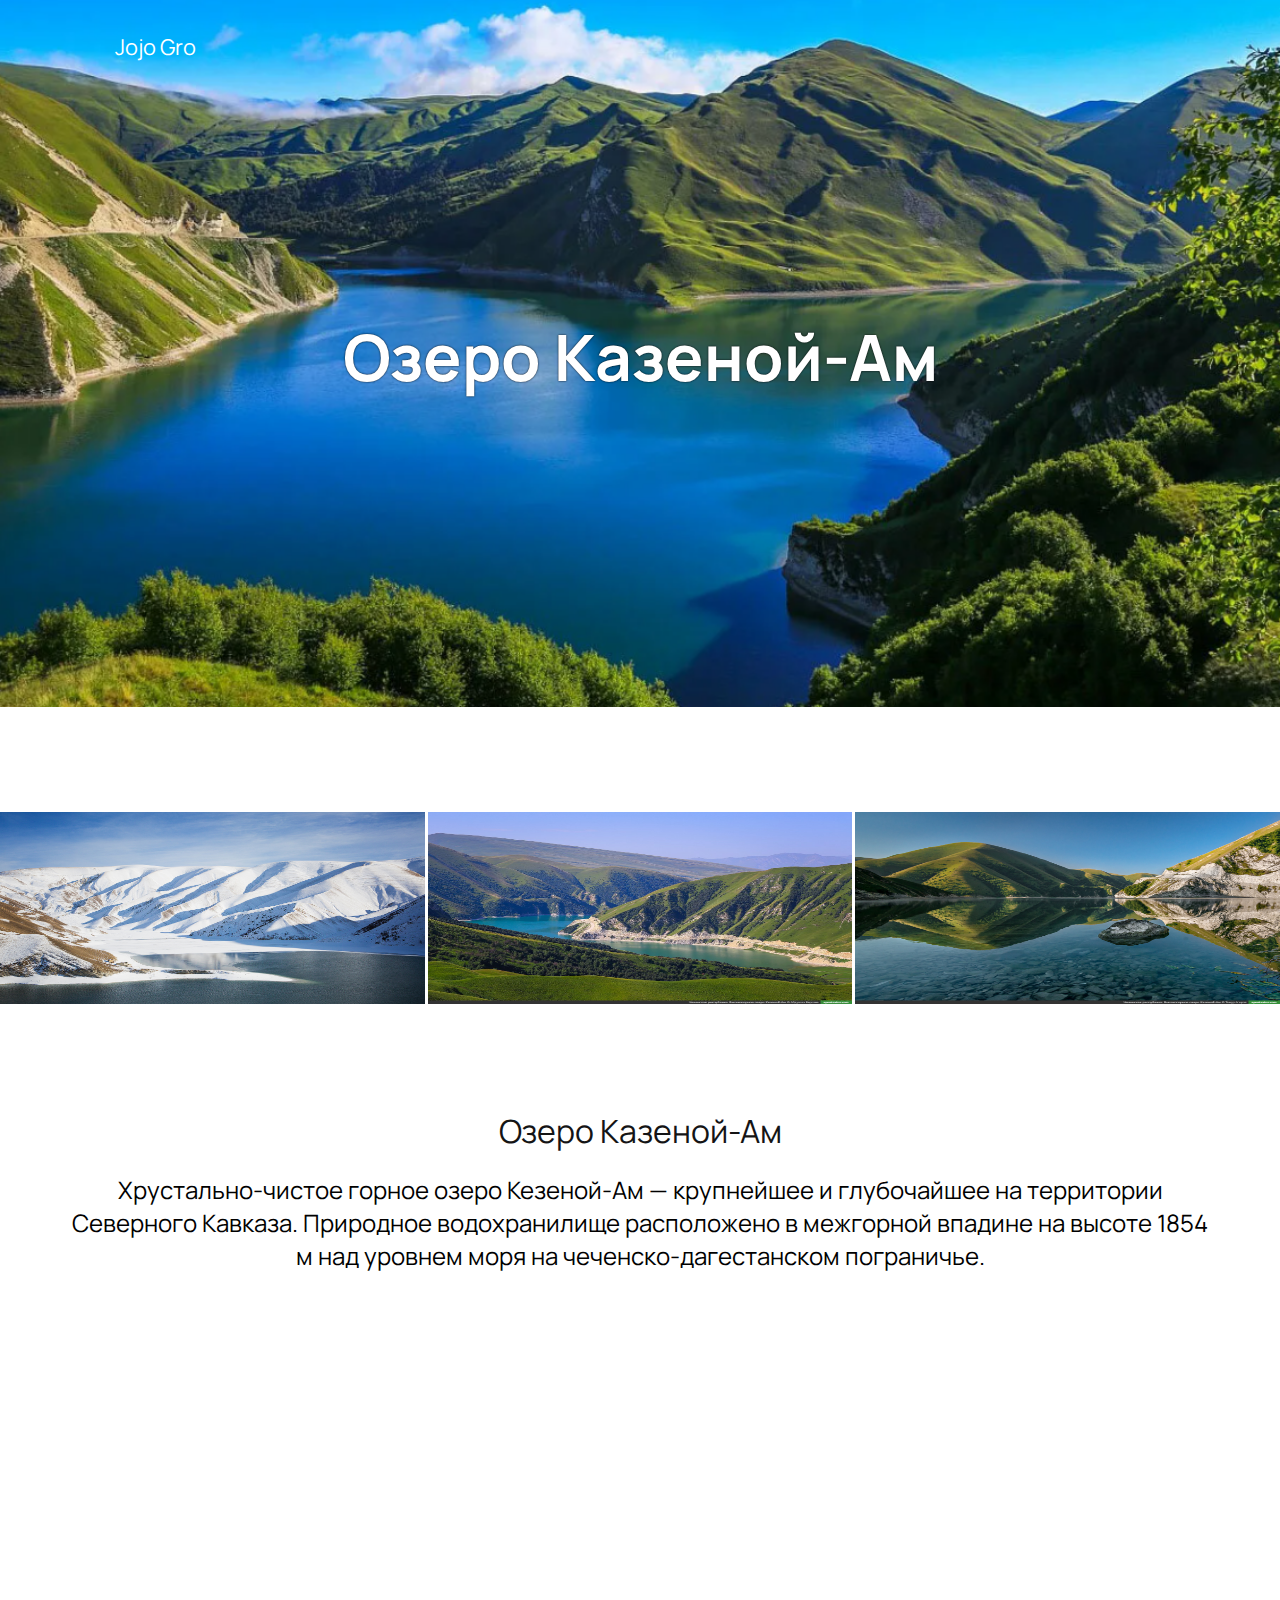
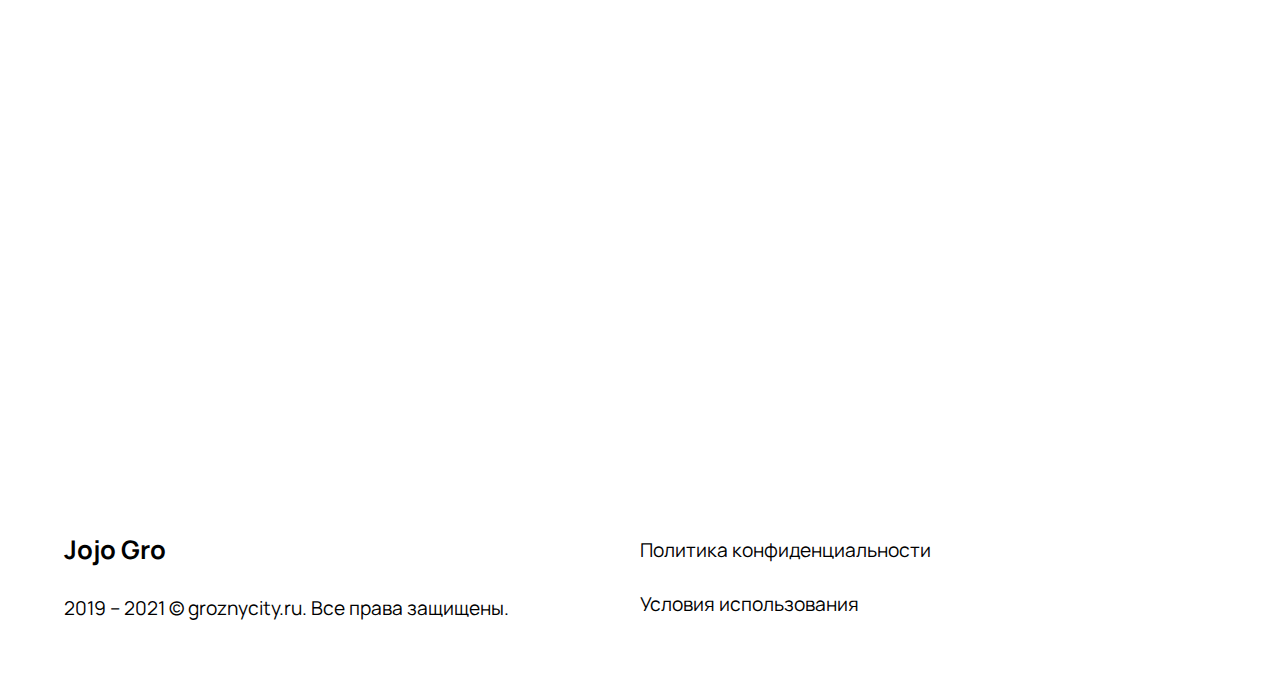
<file: kezenoyAm.html>
<!DOCTYPE html>
<html>

<head>
    <meta charset="utf-8">
    <link rel="stylesheet" href="style.css">
    <link rel="preconnect" href="https://fonts.googleapis.com">
    <link rel="preconnect" href="https://fonts.gstatic.com" crossorigin>
    <link href="https://fonts.googleapis.com/css2?family=Manrope:wght@200;700&display=swap" rel="stylesheet">
</head>

<body>
    <div class="container">
        <div class="top-block">
            <img class="homeImg" src='images/am.png' />
            <span class='header-text-center'>Озеро Казеной-Ам</span>
            <header>
                <span>Jojo Gro</span>
            </header>
        </div>


        <main class="heart-chechnya">
            <div class="photos">
                <div>
                    <img src="images/kezenoyAm/8.jpg" alt="">

                </div>
                <div>
                    <img src="images/kezenoyAm/4.jpg" alt="">

                </div>
                <div>
                    <img src="images/kezenoyAm/2.jpg" alt="">

                </div>
            </div>

            <div class="content">
                <span class="header">Озеро Казеной-Ам</span>

                <span class="text">
                    Хрустально-чистое горное озеро Кезеной-Ам — крупнейшее и глубочайшее на территории Северного
                    Кавказа. Природное водохранилище расположено в межгорной впадине на высоте 1854 м над уровнем моря
                    на чеченско-дагестанском пограничье.
                </span>

                <iframe
                    src="https://www.google.com/maps/embed?pb=!1m18!1m12!1m3!1d11715.103787572662!2d46.1426341448957!3d42.77194351658081!2m3!1f0!2f0!3f0!3m2!1i1024!2i768!4f13.1!3m3!1m2!1s0x404fa70055cf26f7%3A0x9a7211fbe129b426!2z0L7Qty4g0JrRkdC30LXQvdC-0LnQsNC8!5e0!3m2!1sru!2sru!4v1652902302597!5m2!1sru!2sru"
                    width="100%" height="600" style="margin-top:100px; border:0" allowfullscreen="" loading="lazy"
                    referrerpolicy="no-referrer-when-downgrade"></iframe>
            </div>
        </main>
        <footer>
            <dvi class="footer-block-1">
                <span class="name">
                    Jojo Gro
                </span>
                <span>
                    2019 – 2021 © groznycity.ru. Все права защищены.
                </span>
            </dvi>
            <dvi class="footer-block-2">
                <span>
                    Политика конфиденциальности
                </span>
                <span>
                    Условия использования
                </span>
            </dvi>
        </footer>
    </div>
</body>

</html>
</file>
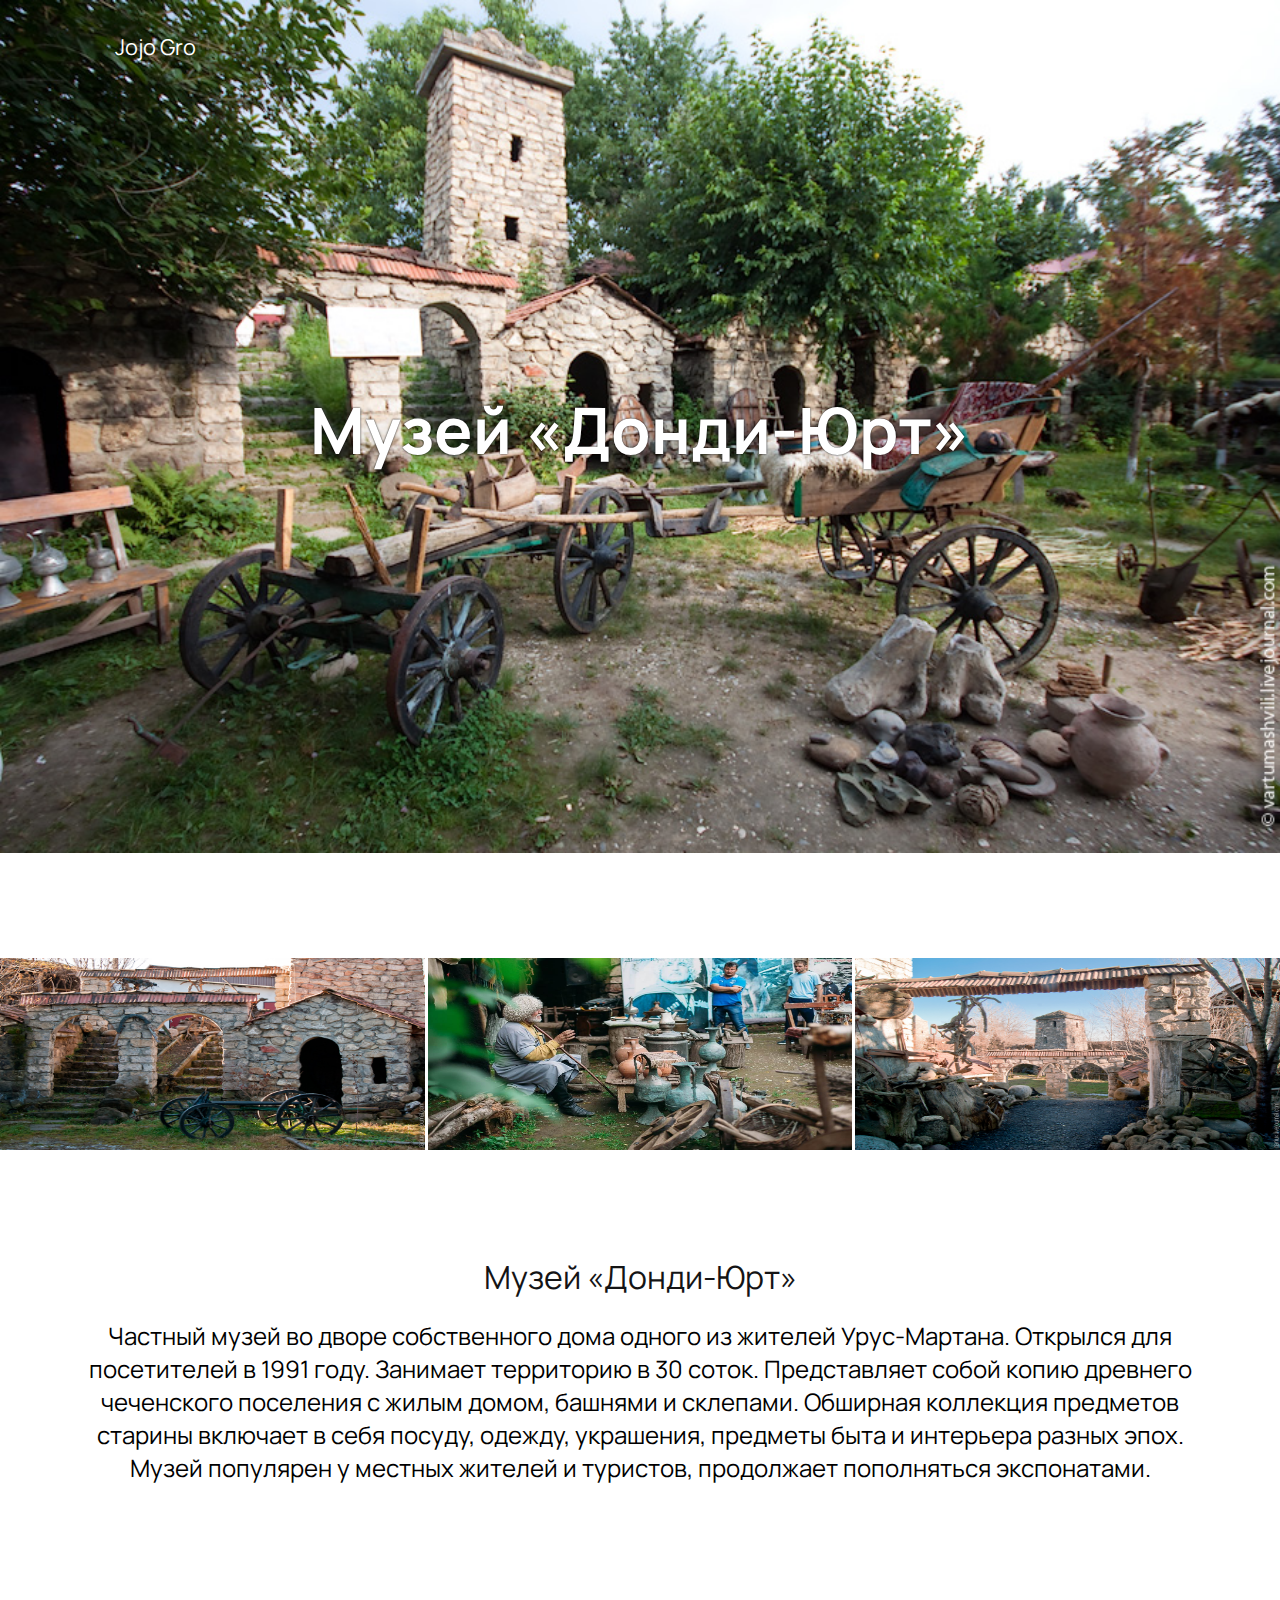
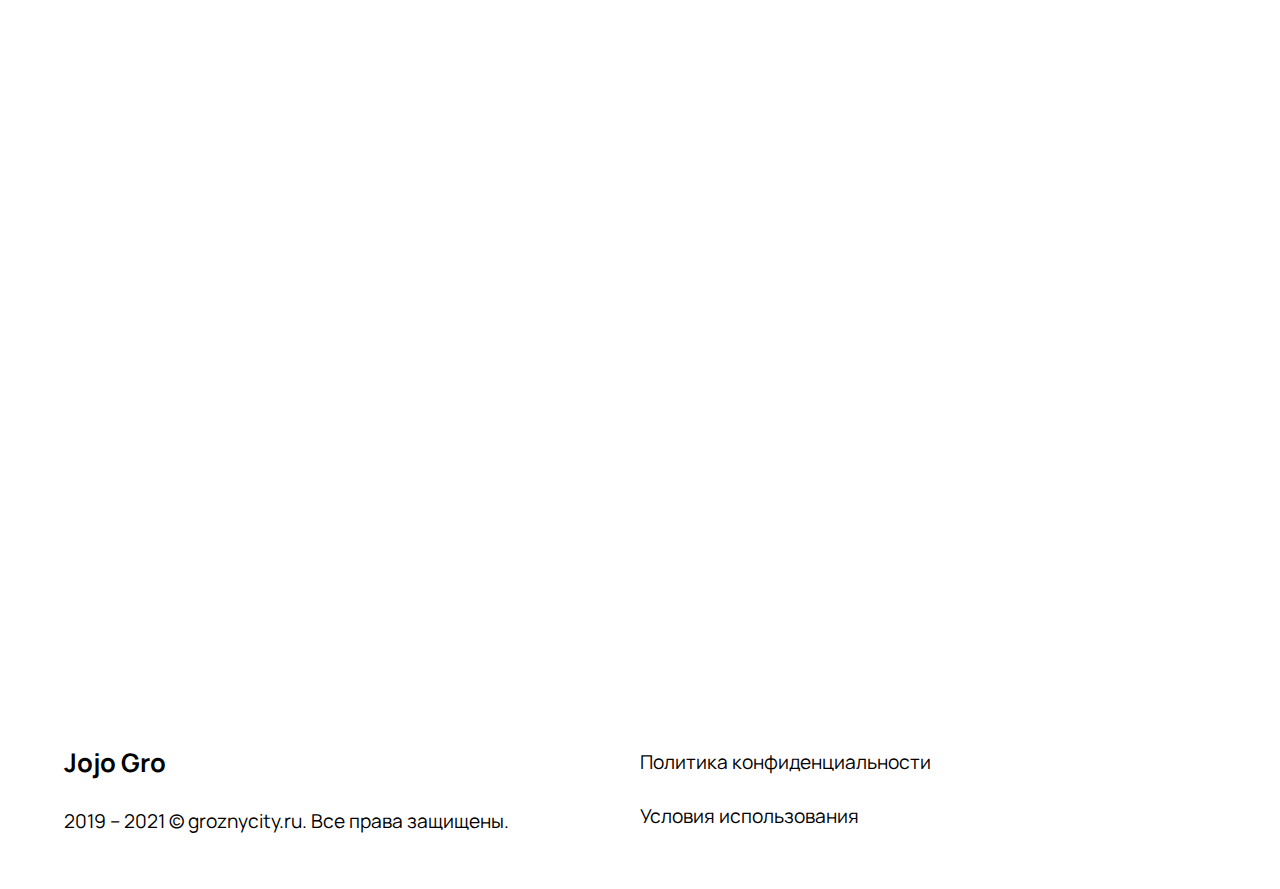
<file: museum.html>
<!DOCTYPE html>
<html>

<head>
    <meta charset="utf-8">
    <link rel="stylesheet" href="style.css">
    <link rel="preconnect" href="https://fonts.googleapis.com">
    <link rel="preconnect" href="https://fonts.gstatic.com" crossorigin>
    <link href="https://fonts.googleapis.com/css2?family=Manrope:wght@200;700&display=swap" rel="stylesheet">
</head>

<body>
    <div class="container">
        <div class="top-block">
            <img class="homeImg" src='images/museum/1.jpg' />
            <span class='header-text-center'>Музей «Донди-Юрт»</span>
            <header>
                <span>Jojo Gro</span>
            </header>
        </div>


        <main class="heart-chechnya">
            <div class="photos">
                <div>
                    <img src="images/museum/2.jpg" alt="">

                </div>
                <div>
                    <img src="images/museum/3.jpg" alt="">

                </div>
                <div>
                    <img src="images/museum/4.jpg" alt="">

                </div>
            </div>

            <div class="content">
                <span class="header">Музей «Донди-Юрт»</span>

                <span class="text">
                    Частный музей во дворе собственного дома одного из жителей Урус-Мартана. Открылся для посетителей в
                    1991 году. Занимает территорию в 30 соток. Представляет собой копию древнего чеченского поселения с
                    жилым домом, башнями и склепами. Обширная коллекция предметов старины включает в себя посуду,
                    одежду, украшения, предметы быта и интерьера разных эпох. Музей популярен у местных жителей и
                    туристов, продолжает пополняться экспонатами.
                </span>

                <iframe
                    src="https://www.google.com/maps/embed?pb=!1m18!1m12!1m3!1d2911.2530659806903!2d45.51597511744385!3d43.141214900000016!2m3!1f0!2f0!3f0!3m2!1i1024!2i768!4f13.1!3m3!1m2!1s0x405027e3adf940e3%3A0x3dd6e5ac90faba1a!2z0JzRg9C30LXQuSDQlNC-0L3QtNC4INCu0YDRgiDQkNC00LDQvNCwINCh0LDRgtGD0LXQstCw!5e0!3m2!1sru!2sru!4v1652908024199!5m2!1sru!2sru"
                    width="100%" height="600" style="margin-top:100px; border:0" allowfullscreen="" loading="lazy"
                    referrerpolicy="no-referrer-when-downgrade"></iframe>
            </div>
        </main>
        <footer>
            <dvi class="footer-block-1">
                <span class="name">
                    Jojo Gro
                </span>
                <span>
                    2019 – 2021 © groznycity.ru. Все права защищены.
                </span>
            </dvi>
            <dvi class="footer-block-2">
                <span>
                    Политика конфиденциальности
                </span>
                <span>
                    Условия использования
                </span>
            </dvi>
        </footer>
    </div>
</body>

</html>
</file>
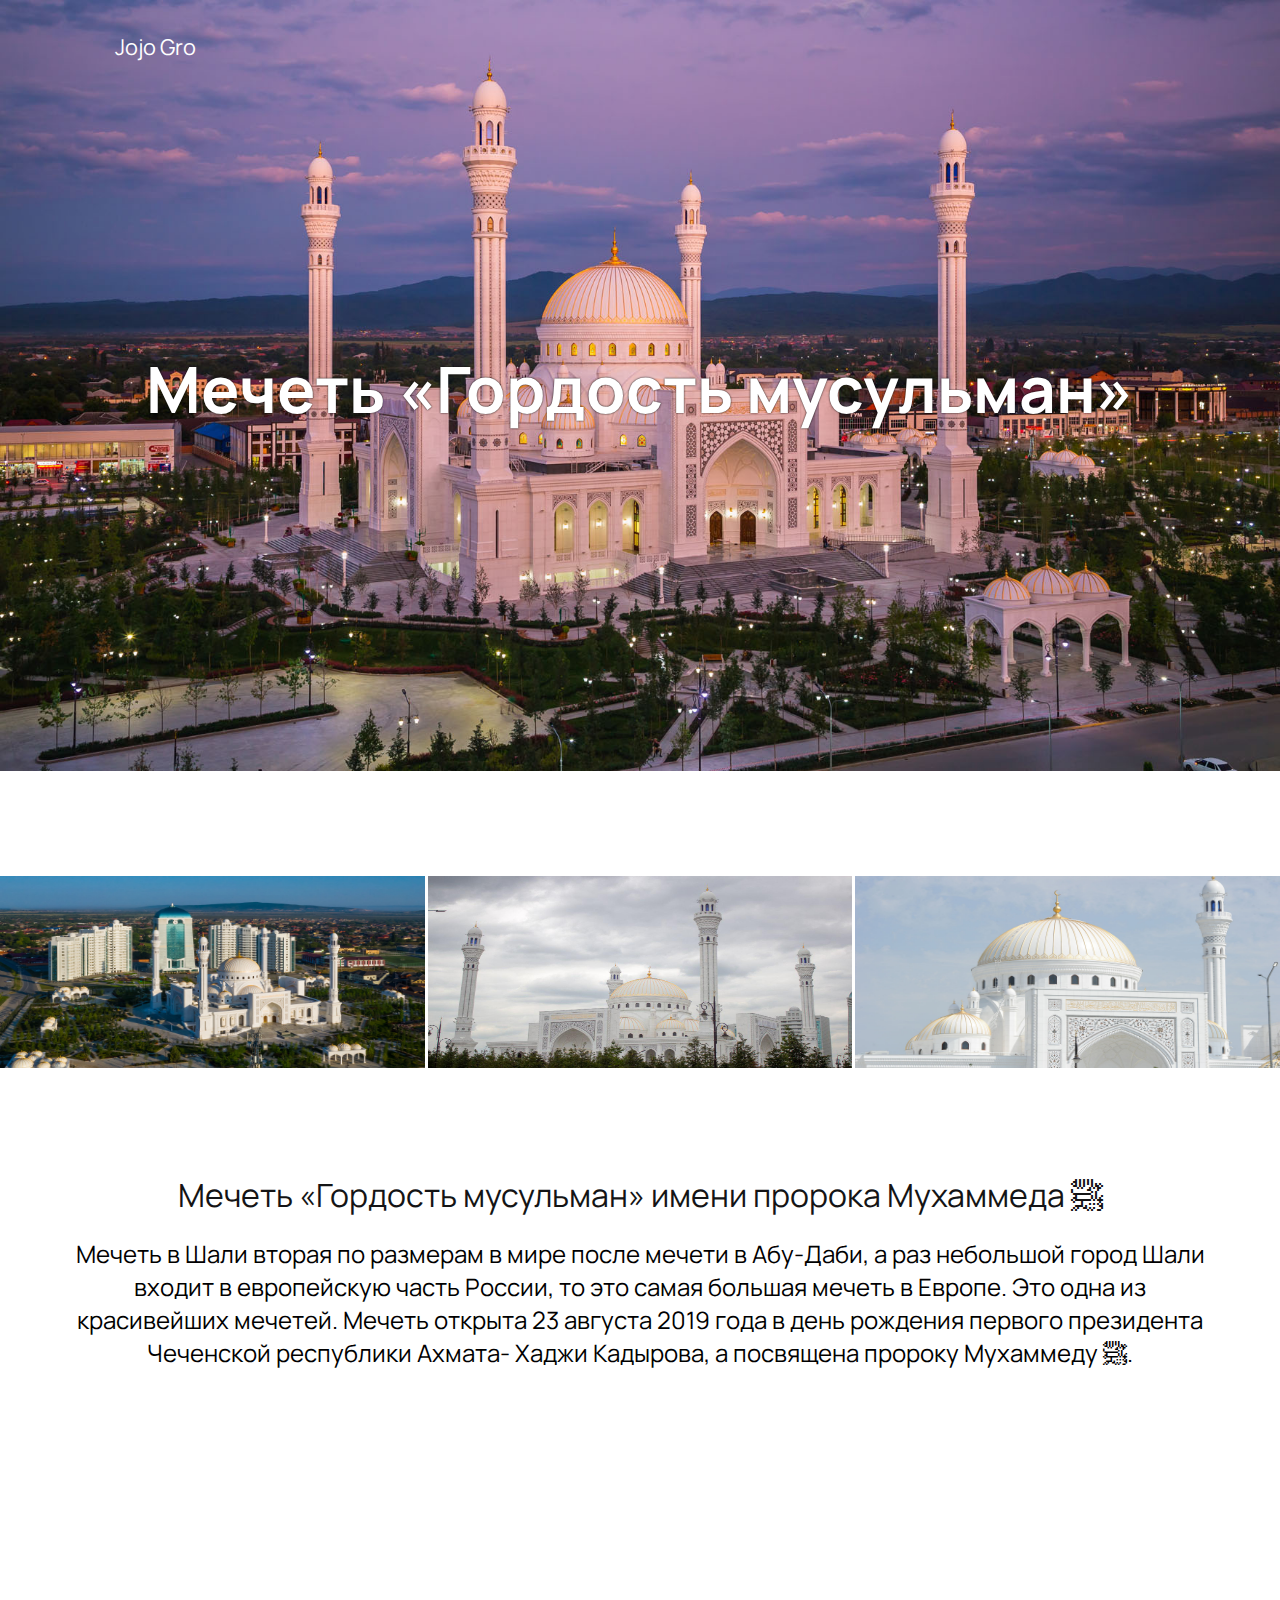
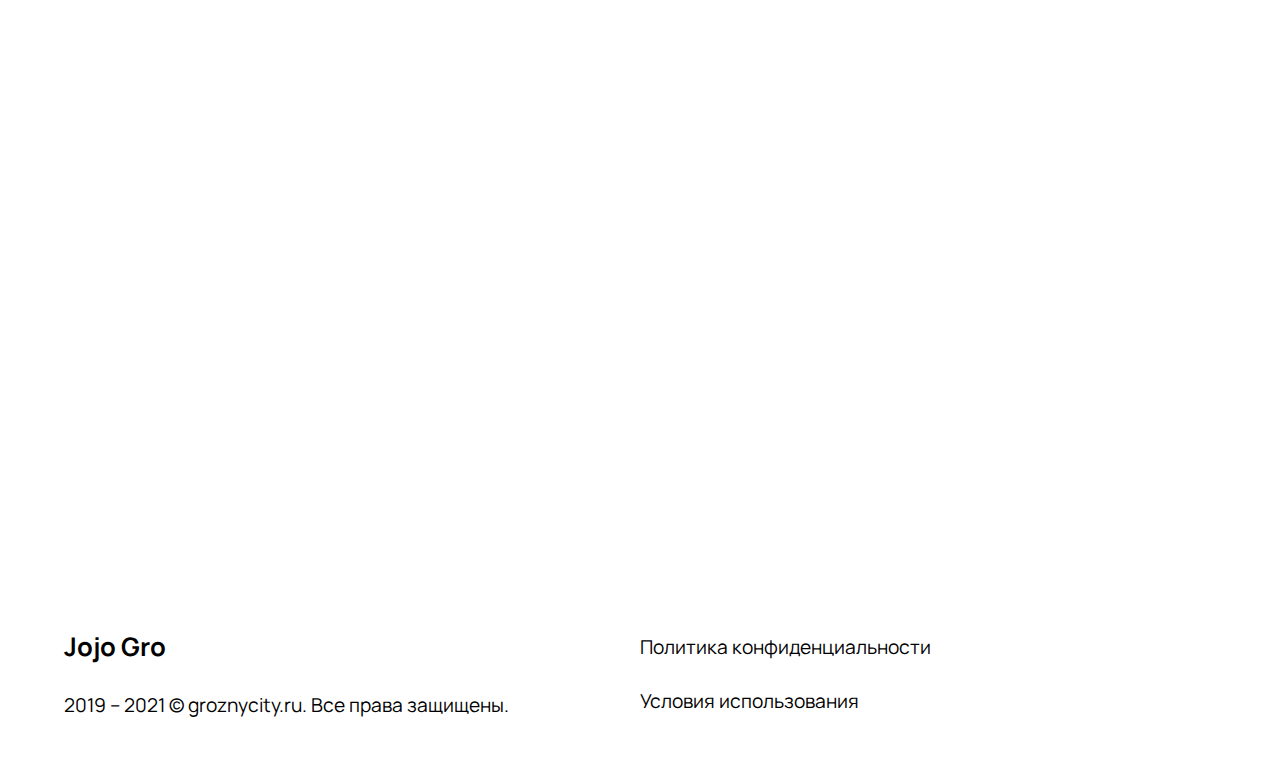
<file: shali.html>
<!DOCTYPE html>
<html>

<head>
    <meta charset="utf-8">
    <link rel="stylesheet" href="style.css">
    <link rel="preconnect" href="https://fonts.googleapis.com">
    <link rel="preconnect" href="https://fonts.gstatic.com" crossorigin>
    <link href="https://fonts.googleapis.com/css2?family=Manrope:wght@200;700&display=swap" rel="stylesheet">
</head>

<body>
    <div class="container">
        <div class="top-block">
            <img class="homeImg" src='images/shali/4.jpg' />
            <span class='header-text-center'>Мечеть «Гордость мусульман»</span>
            <header>
                <span>Jojo Gro</span>
            </header>
        </div>


        <main class="heart-chechnya">
            <div class="photos">
                <div>
                    <img src="images/shali/1.jpg" alt="">

                </div>
                <div>
                    <img src="images/shali/2.jpg" alt="">

                </div>
                <div>
                    <img src="images/shali/3.jpg" alt="">

                </div>
            </div>

            <div class="content">
                <span class="header">Мечеть «Гордость мусульман» имени пророка Мухаммеда ﷺ</span>

                <span class="text">
                    Мечеть в Шали вторая по размерам в мире после мечети в Абу-Даби, а раз небольшой город Шали входит в
                    европейскую часть России, то это самая большая мечеть в Европе. Это одна из красивейших мечетей.
                    Мечеть открыта 23 августа 2019 года в день рождения первого президента Чеченской республики Ахмата-
                    Хаджи Кадырова, а посвящена пророку Мухаммеду ﷺ.
                </span>

                <iframe
                    src="https://www.google.com/maps/embed?pb=!1m18!1m12!1m3!1d2910.510410825119!2d45.90207981589793!3d43.15680917914137!2m3!1f0!2f0!3f0!3m2!1i1024!2i768!4f13.1!3m3!1m2!1s0x404e2d6c5a72a209%3A0x2c3a296939049df6!2z0JzQtdGH0LXRgtGMIMKr0JPQvtGA0LTQvtGB0YLRjCDQvNGD0YHRg9C70YzQvNCw0L3CuyDQuNC80LXQvdC4INCf0YDQvtGA0L7QutCwINCc0YPRhdCw0LzQvNCw0LTQsA!5e0!3m2!1sru!2sru!4v1652907822802!5m2!1sru!2sru"
                    width="100%" height="600" style="margin-top:100px; border:0" allowfullscreen="" loading="lazy"
                    referrerpolicy="no-referrer-when-downgrade"></iframe>
            </div>
        </main>
        <footer>
            <dvi class="footer-block-1">
                <span class="name">
                    Jojo Gro
                </span>
                <span>
                    2019 – 2021 © groznycity.ru. Все права защищены.
                </span>
            </dvi>
            <dvi class="footer-block-2">
                <span>
                    Политика конфиденциальности
                </span>
                <span>
                    Условия использования
                </span>
            </dvi>
        </footer>
    </div>
</body>

</html>
</file>
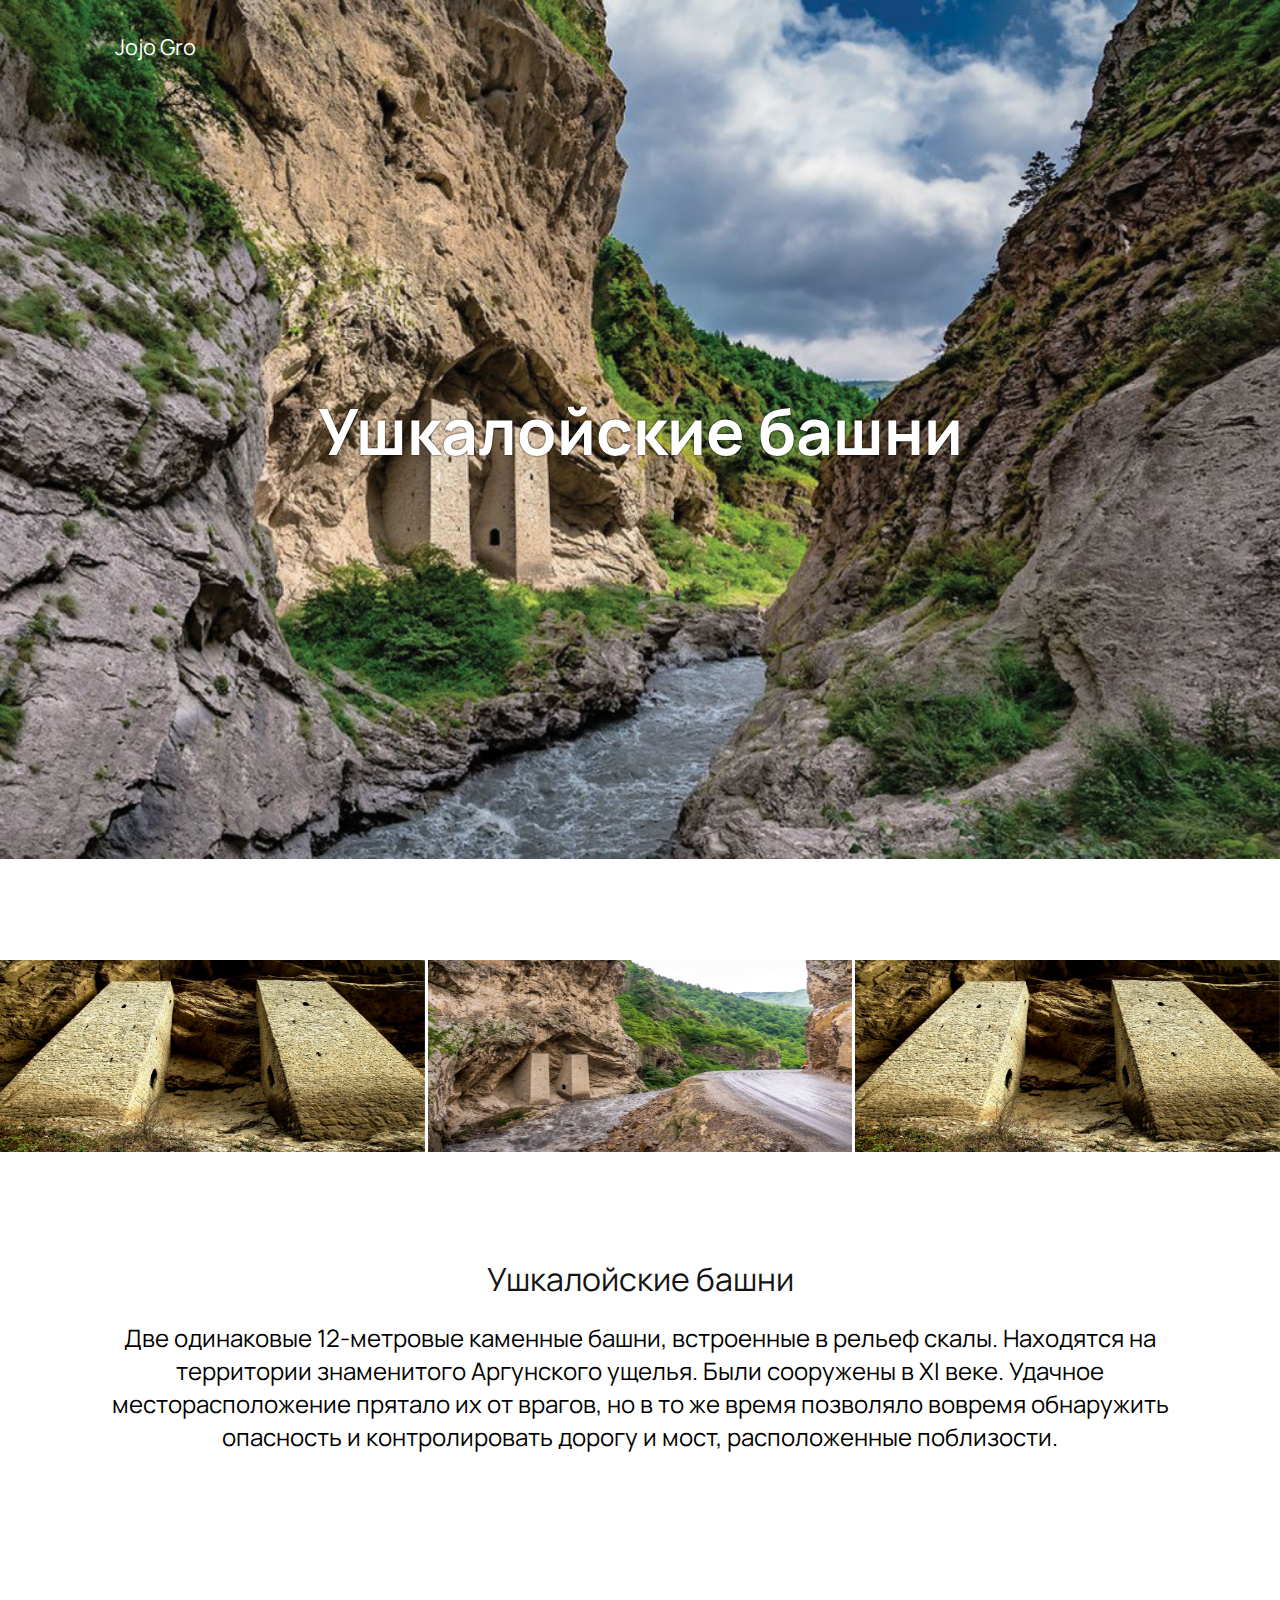
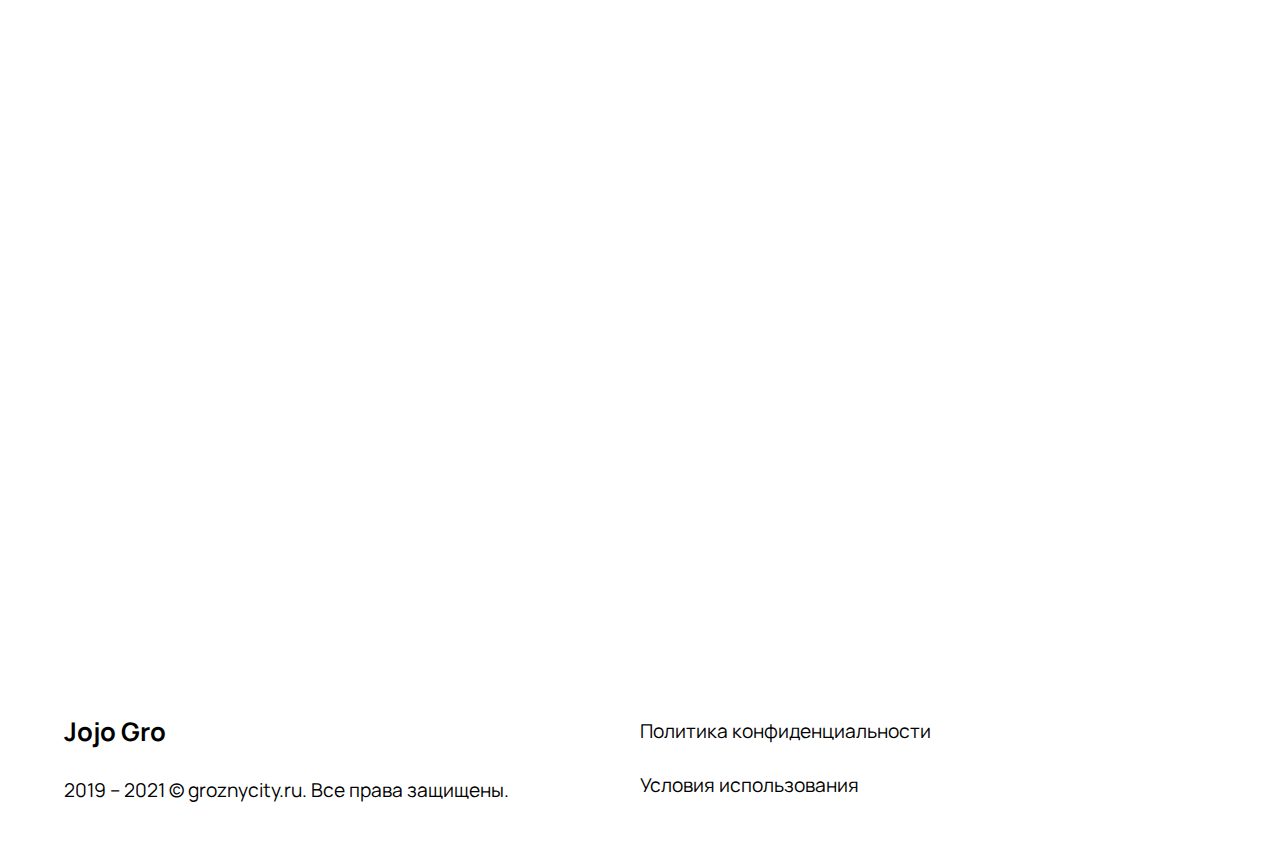
<file: towers.html>
<!DOCTYPE html>
<html>

<head>
    <meta charset="utf-8">
    <link rel="stylesheet" href="style.css">
    <link rel="preconnect" href="https://fonts.googleapis.com">
    <link rel="preconnect" href="https://fonts.gstatic.com" crossorigin>
    <link href="https://fonts.googleapis.com/css2?family=Manrope:wght@200;700&display=swap" rel="stylesheet">
</head>

<body>
    <div class="container">
        <div class="top-block">
            <img class="homeImg" src='images/ushk.jpg' />
            <span class='header-text-center'>Ушкалойские башни</span>
            <header>
                <span>Jojo Gro</span>
            </header>
        </div>


        <main class="heart-chechnya">
            <div class="photos">
                <div>
                    <img src="images/towers/6.jpg" alt="">

                </div>
                <div>
                    <img src="images/towers/4.jpg" alt="">

                </div>
                <div>
                    <img src="images/towers/6.jpg" alt="">

                </div>
            </div>

            <div class="content">
                <span class="header">Ушкалойские башни</span>

                <span class="text">
                    Две одинаковые 12-метровые каменные башни, встроенные в рельеф скалы. Находятся на территории
                    знаменитого Аргунского ущелья. Были сооружены в XI веке. Удачное месторасположение прятало их от
                    врагов, но в то же время позволяло вовремя обнаружить опасность и контролировать дорогу и мост,
                    расположенные поблизости.
                </span>

                <iframe
                    src="https://www.google.com/maps/embed?pb=!1m18!1m12!1m3!1d11713.364131265656!2d45.6048062948994!3d42.7811398165725!2m3!1f0!2f0!3f0!3m2!1i1024!2i768!4f13.1!3m3!1m2!1s0x404f9304f1186835%3A0x5a4bf93c414620e7!2z0KPRiNC60LDQu9C-0LnRgdC60LjQtSDRgdGC0L7RgNC-0LbQtdCy0YvQtSDQsdCw0YjQvdC4!5e0!3m2!1sru!2sru!4v1652904435118!5m2!1sru!2sru"
                    width="100%" height="600" style="margin-top:100px; border:0" allowfullscreen="" loading="lazy"
                    referrerpolicy="no-referrer-when-downgrade"></iframe>
            </div>
        </main>
        <footer>
            <dvi class="footer-block-1">
                <span class="name">
                    Jojo Gro
                </span>
                <span>
                    2019 – 2021 © groznycity.ru. Все права защищены.
                </span>
            </dvi>
            <dvi class="footer-block-2">
                <span>
                    Политика конфиденциальности
                </span>
                <span>
                    Условия использования
                </span>
            </dvi>
        </footer>
    </div>
</body>

</html>
</file>
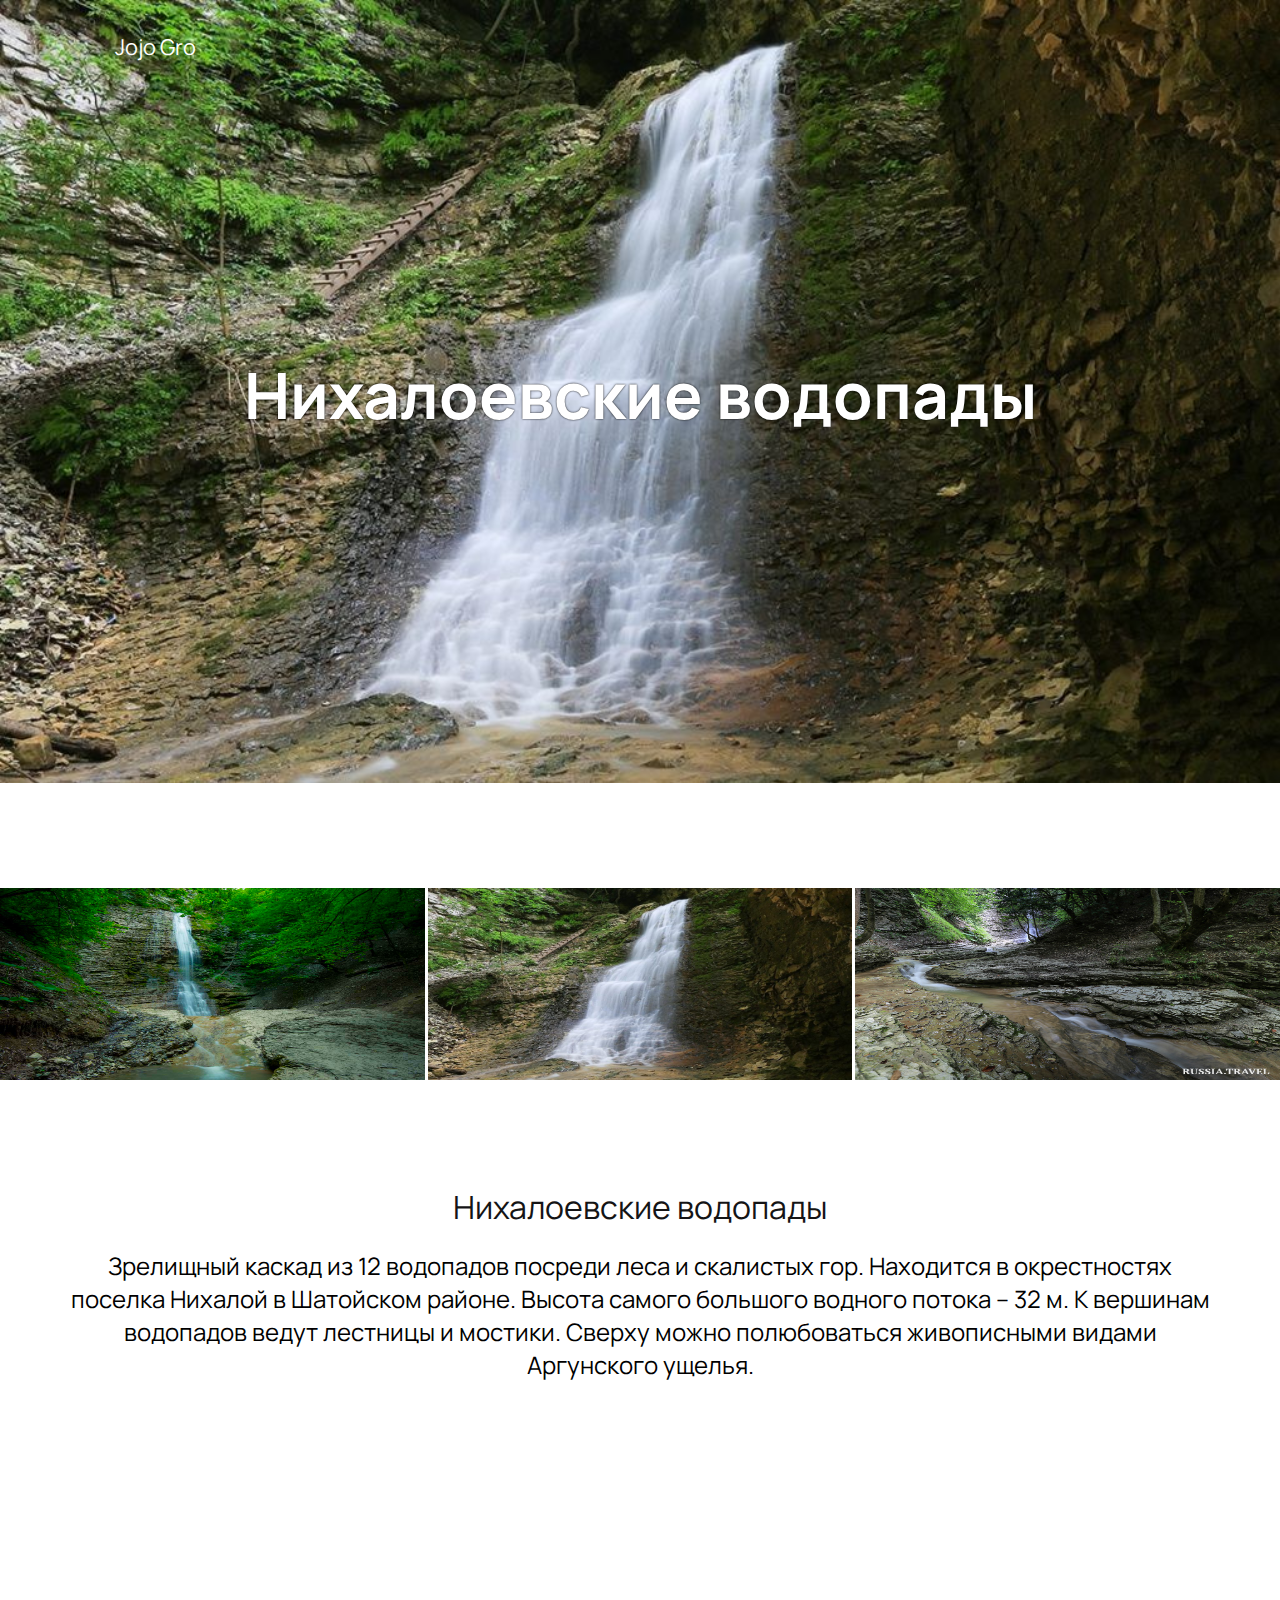
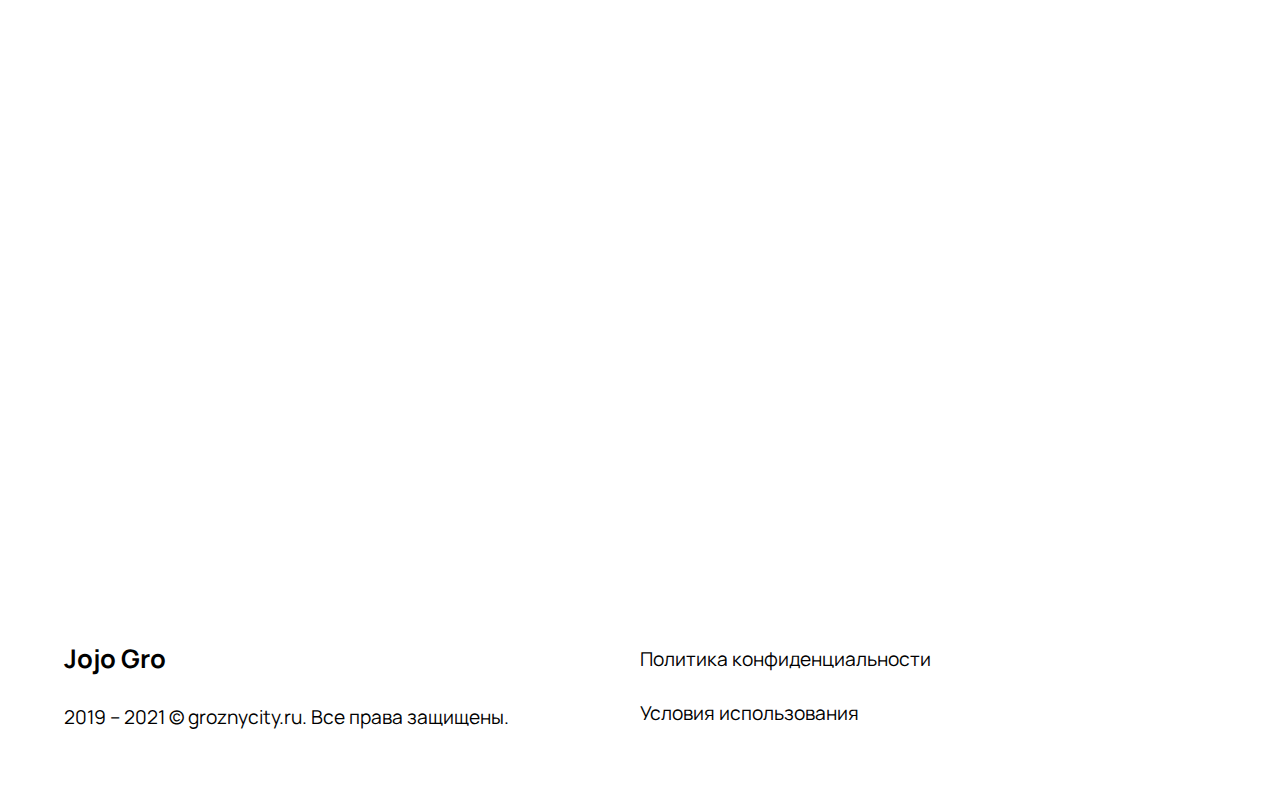
<file: waterfalls.html>
<!DOCTYPE html>
<html>

<head>
    <meta charset="utf-8">
    <link rel="stylesheet" href="style.css">
    <link rel="preconnect" href="https://fonts.googleapis.com">
    <link rel="preconnect" href="https://fonts.gstatic.com" crossorigin>
    <link href="https://fonts.googleapis.com/css2?family=Manrope:wght@200;700&display=swap" rel="stylesheet">
</head>

<body>
    <div class="container">
        <div class="top-block">
            <img class="homeImg" src='images/nih.jpg' />
            <span class='header-text-center'>Нихалоевские водопады</span>
            <header>
                <span>Jojo Gro</span>
            </header>
        </div>


        <main class="heart-chechnya">
            <div class="photos">
                <div>
                    <img src="images/waterfalls/1.jpg" alt="">

                </div>
                <div>
                    <img src="images/waterfalls/2.jpg" alt="">

                </div>
                <div>
                    <img src="images/waterfalls/3.jpg" alt="">

                </div>
            </div>

            <div class="content">
                <span class="header">Нихалоевские водопады</span>

                <span class="text">
                    Зрелищный каскад из 12 водопадов посреди леса и скалистых гор. Находится в окрестностях поселка
                    Нихалой в Шатойском районе. Высота самого большого водного потока – 32 м. К вершинам водопадов ведут
                    лестницы и мостики. Сверху можно полюбоваться живописными видами Аргунского ущелья.
                </span>

                <iframe
                    src="https://www.google.com/maps/embed?pb=!1m18!1m12!1m3!1d11702.338740418569!2d45.65848024492294!3d42.839386016520564!2m3!1f0!2f0!3f0!3m2!1i1024!2i768!4f13.1!3m3!1m2!1s0x404f94d132ae8b4b%3A0xbf9527f9d1c3cc3d!2z0J3QuNGF0LDQu9C-0LXQstGB0LrQuNC1INCy0L7QtNC-0L_QsNC00Ys!5e0!3m2!1sru!2sru!4v1652903024708!5m2!1sru!2sru"
                    width="100%" height="600" style="margin-top:100px; border:0"  allowfullscreen="" loading="lazy"
                    referrerpolicy="no-referrer-when-downgrade"></iframe>
            </div>
        </main>
        <footer>
            <dvi class="footer-block-1">
                <span class="name">
                    Jojo Gro
                </span>
                <span>
                    2019 – 2021 © groznycity.ru. Все права защищены.
                </span>
            </dvi>
            <dvi class="footer-block-2">
                <span>
                    Политика конфиденциальности
                </span>
                <span>
                    Условия использования
                </span>
            </dvi>
    </div>
</body>

</html>
</file>
<file: style.css>
body {
    margin: 0;
    font-family: 'Manrope', sans-serif;
}

.top-block {
    max-height: 860px;
    position: relative;
}

.container {
    height: 100vh;
    max-width: 1400px;
    position: relative;
    left: 50%;
    transform: translateX(-50%);
}

.homeImg {
    width: 100%;
    max-height: 860px;
}

header {
    display: flex;
    justify-content: flex-start;
    padding-top: 2.5%;
    position: absolute;
    top: 0;
    left: 9%;
    color: white;
    font-size: 1.7vw;
    align-items: center;
}

.quote {
    margin-top: 100px;
    width: 100%;
    max-height: 880px;
    height: 220px;
    background: rgba(33, 33, 67, 0.06);
    position: relative;
}

.quote .text {
    position: absolute;
    top: 50%;
    left: 50%;
    transform: translate(-50%, -50%);
    font-weight: 500;
    font-size: 32px;
}

.quote .author {
    position: absolute;
    bottom: 10%;
    right: 5%;
    font-weight: 500;
    font-size: 15px;
}

/* .home-page {
    margin-top: 100px;
    width: 90%;
    display: flex;
    position: relative;
    gap: 20px;
    left: 50%;
    transform: translateX(-50%);
} */

/* .home-page .content {
    width: 100%;
    height: 100%;
    display: flex;
    flex-direction: column;
    gap: 20px;
} */

.big-block {
    position: relative;
}

.small-blocks a {
    display: flex;
    flex-direction: column;
    gap: 20px;
    font-size: 2vw;
    width: 100%;
}

.small-blocks {
    width: 100%;
}

/* .small-blocks div {
    display: flex;
    width: 100%;
    height: 100%;
    gap: 20px;
}

.small-blocks div div {
    flex-direction: column;
    width: 100%;
    height: 100%;
    align-items: flex-start;
    justify-content: flex-start;
    gap: 20px;
} */

.home-page .content img {
    width: 100%;
    border-radius: 12px;
}

.header-text {
    display: flex;
    flex-direction: column;
    color: white;
    position: absolute;
    top: 29%;
    left: 9%;
    gap: 2vw;
}

.big-header-text {
    display: flex;
    flex-direction: column;
    font-size: 3.8vw;
    font-style: normal;
    font-weight: bold;
    text-shadow: 0px 0px 2px #000;
}

.small-header-text {
    display: flex;
    flex-direction: column;
    font-size: 2vw;
    font-style: normal;
    font-weight: 400;
    text-shadow: 0px 0px 2px #000;
}

.big-block span {
    position: absolute;
    bottom: 10%;
    left: 5%;
    font-size: 2vw;
    color: white;
}

.big-block:hover,
.small-blocks img:hover {
    transform: scale(1.05);
    transition: 0.3s;
    cursor: pointer;
}

.small-blocks img {
    height: 15vw;
}

.header-text-center {
    color: white;
    position: absolute;
    left: 50%;
    top: 50%;
    transform: translate(-50%, -50%);
    width: 100%;
    text-align: center;
    font-size: 5vw;
    font-weight: bold;
    text-shadow: 0px 0px 2px #000;
}

.heart-chechnya {
    margin-top: 100px;
}

.photos {
    display: flex;
    gap: 3px;
}

.photos img {
    width: 100%;
    max-height: 15vw;
}

.photos div {
    width: 100%;
}

.heart-chechnya .content{
    margin-top: 100px;
}

.heart-chechnya .content .header{
    text-align: center;
    font-size: 2em;
    display: block;
    color: #141415;
}

.heart-chechnya .content .text{
    text-align: center;
    font-size: 1.5em;
    display: block;
    padding: 0 5%;
    margin-top: 20px;
    font-weight: 400;
}

a{
    text-decoration: none;
    color: #000;
}

.moreBtn{
    position: absolute;
    left: 9%;
    bottom: 17%;
    background: radial-gradient(118.87% 1931.79% at 0% -18.87%, rgba(255, 128, 128, 0.2) 0%, rgba(0, 194, 255, 0.2) 100%) , #C192F7;
    border-radius: 12px;
    padding: 1% 3%;
    font-size: 1.5vw;
    color: #FFFFFF;
}

footer{
    width: 90%;
    height: 200px;
    margin-top: 100px;  
    display: flex;
    position: relative;
    left: 50%;
    transform: translateX(-50%);
}

.search {
    display: flex;
    justify-content: space-between;
    width: 40%;
    background: rgba(0, 0, 0, 0.06);
    border-radius: 12px;
    padding: 10px;
    align-items: center;
}

.footer-block-1, .footer-block-2 {
    display: flex;
    flex-direction: column;
    gap: 28px;
    justify-content: center;
    width: 100%;
    font-size: 1.5vw;
}

.footer-block-3 {
    display: flex;
    align-items: center;
    gap: 35px;
}

.footer-block-1 .name{
    font-weight: 700;
    font-size: 2vw;
}


.home-page{
    margin-top: 100px;
    display: flex;
    flex-direction: column;
    position: relative;
    left: 50%;
    transform: translateX(-50%);
    width: 96%;
    gap: 40px;
}

.home-page div{
    display: flex;
    gap: 20px;
}

.home-page img {
    width: 100%;
    border-radius: 12px;
}

.home-page .small-blocks img {
    height: 14vw;
}

.home-page div:nth-child(1), .home-page div a:nth-child(1){
    flex: 0 0 50%;
}


@media screen and (min-width: 1400px) {
    .header-text{
        left: 120px;
        top: 245px;
    }

    .big-header-text {
        font-size: 53px;
    }

    .small-header-text{
        font-size: 28px;
    }

    .moreBtn{
        left: 120px;
        top: 644px;
        font-size: 20px;
        padding: 12px 42px;
    }

    .footer-block-1 .name{
        font-size: 28px;
    }

    .footer-block-1, .footer-block-2{
        font-size: 22px;
    }

    .home-page .small-blocks img {
        height: 215px;
    }

    .small-blocks a, .big-block span {
        font-size: 26px;
    }

    .header{
        left: 120px;
        font-size: 24px;
        padding-top: 34px;
    }
  }
</file>
